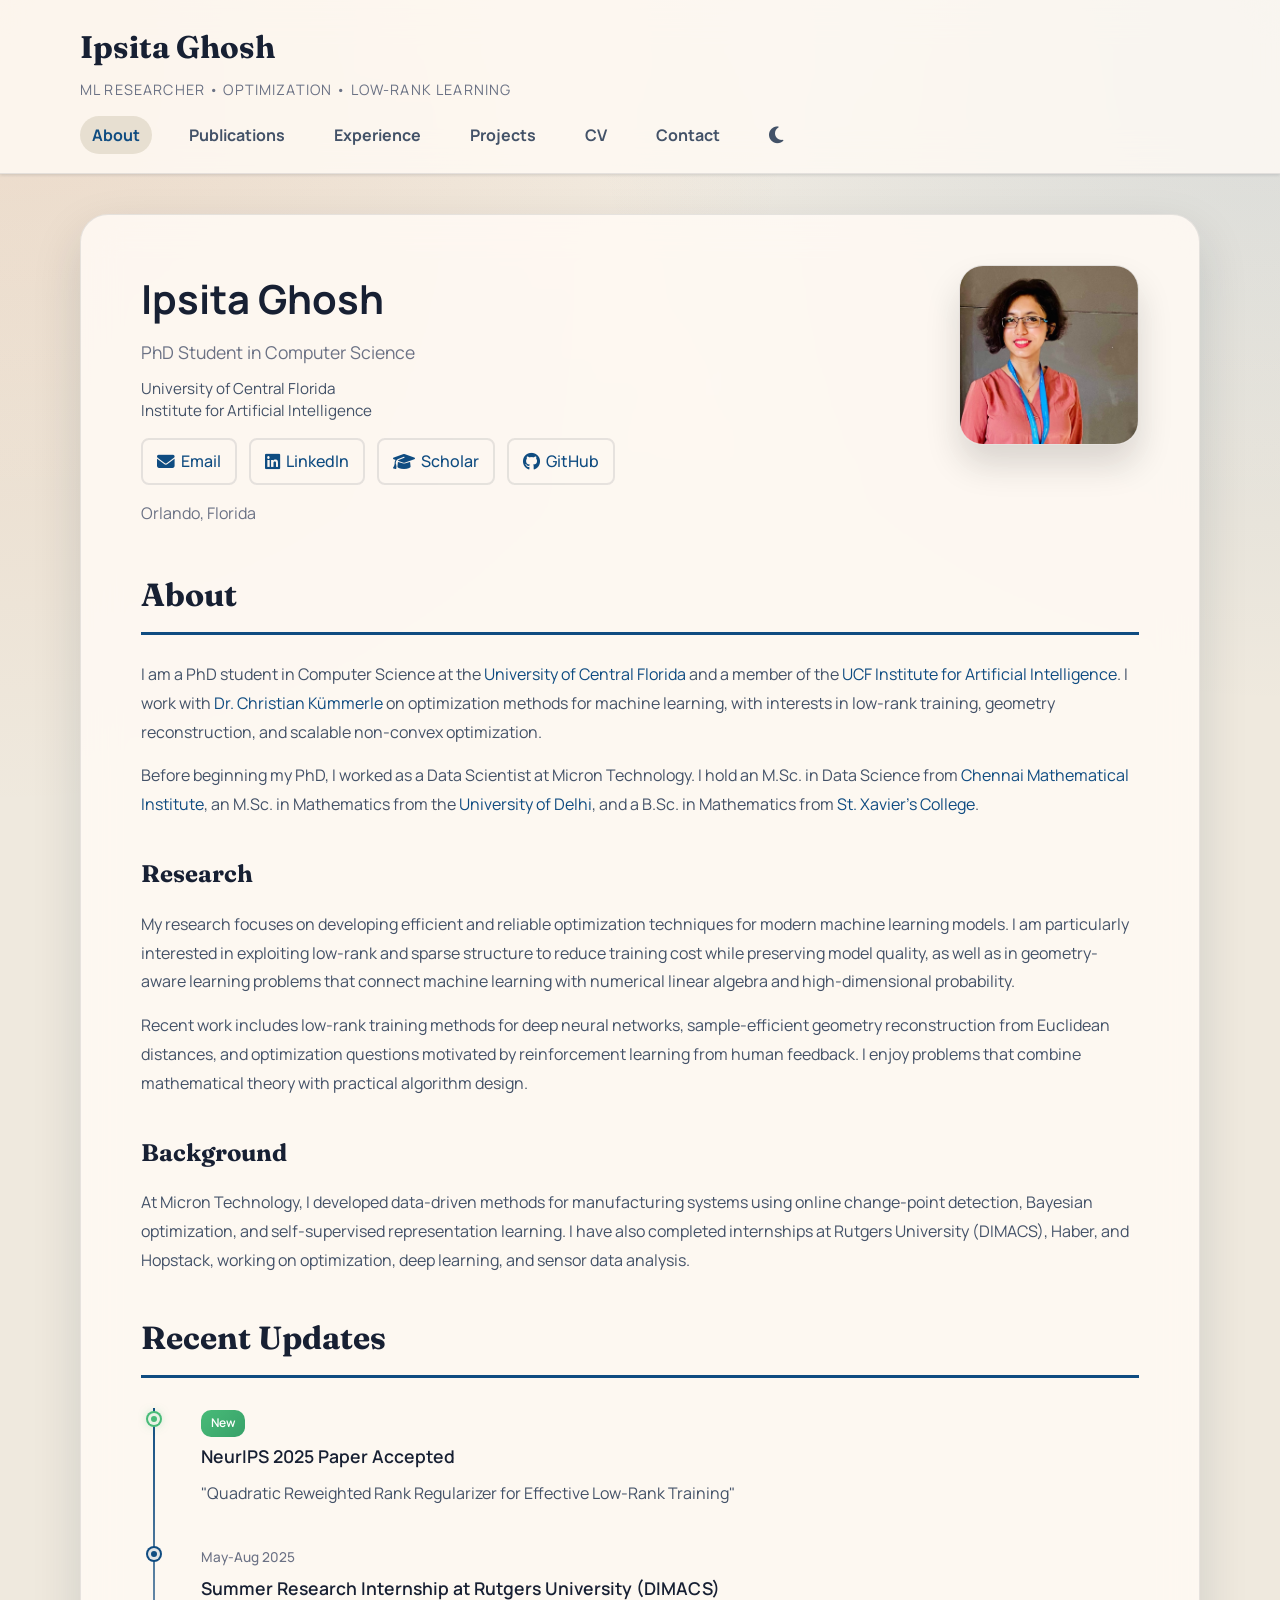
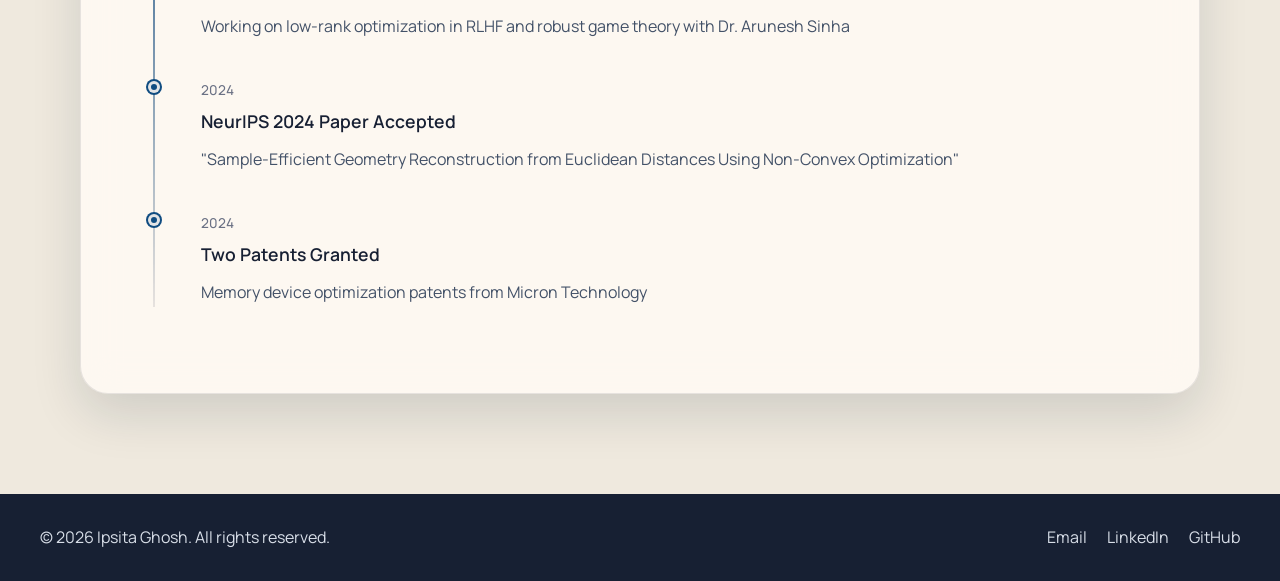
<file: index.html>
<!DOCTYPE html>
<html lang="en">
<head>
    <meta charset="UTF-8">
    <meta name="viewport" content="width=device-width, initial-scale=1.0">
    <title>Ipsita Ghosh | ML Researcher and PhD Student</title>
    <link rel="stylesheet" href="styles.css">
    <link rel="stylesheet" href="https://cdnjs.cloudflare.com/ajax/libs/font-awesome/6.5.1/css/all.min.css">
</head>
<body>
    <header>
        <div class="header-content">
            <div class="site-title">
                <h1><a href="index.html">Ipsita Ghosh</a></h1>
                <p class="site-subtitle">ML Researcher • Optimization • Low-Rank Learning</p>
            </div>
            <nav>
                <ul>
                    <li><a href="index.html" class="active">About</a></li>
                    <li><a href="publications.html">Publications</a></li>
                    <li><a href="experience.html">Experience</a></li>
                    <li><a href="projects.html">Projects</a></li>
                    <li><a href="cv.html">CV</a></li>
                    <li><a href="contact.html">Contact</a></li>
                    <li><button id="theme-toggle" class="theme-toggle" aria-label="Toggle dark mode">
                        <i class="fas fa-moon"></i>
                    </button></li>
                </ul>
            </nav>
        </div>
    </header>

    <main>
        <div class="container">
            <section class="profile-section">
                <div class="profile-header">
                    <div class="profile-info">
                        <h2>Ipsita Ghosh</h2>
                        <p class="subtitle">PhD Student in Computer Science</p>
                        <p class="affiliation">University of Central Florida<br>
                        Institute for Artificial Intelligence</p>
                        <div class="social-links">
                            <a href="mailto:ipsita.ghosh@ucf.edu" title="Email">
                                <i class="fas fa-envelope"></i> Email
                            </a>
                            <a href="https://www.linkedin.com/in/ipsita--ghosh/" target="_blank" title="LinkedIn">
                                <i class="fab fa-linkedin"></i> LinkedIn
                            </a>
                            <a href="https://scholar.google.com/citations?user=PP6lhJcAAAAJ&amp;hl=en" target="_blank" title="Google Scholar">
                                <i class="fas fa-graduation-cap"></i> Scholar
                            </a>
                            <a href="https://github.com/ipsita-ghosh-1" target="_blank" title="GitHub">
                                <i class="fab fa-github"></i> GitHub
                            </a>
                        </div>
                        <p class="location">Orlando, Florida</p>
                    </div>
                    <div class="profile-image-header">
                        <img src="profile.png" alt="Ipsita Ghosh" class="profile-image-small">
                    </div>
                </div>
            </section>

            <section class="content-section">
                <h2>About</h2>
                <p>I am a PhD student in Computer Science at the <a href="https://www.ucf.edu/" target="_blank">University of Central Florida</a> and a member of the <a href="https://www.ucf.edu/ai/" target="_blank">UCF Institute for Artificial Intelligence</a>. I work with <a href="https://ckuemmerle.com/home/" target="_blank">Dr. Christian Kümmerle</a> on optimization methods for machine learning, with interests in low-rank training, geometry reconstruction, and scalable non-convex optimization.</p>
                <p>Before beginning my PhD, I worked as a Data Scientist at Micron Technology. I hold an M.Sc. in Data Science from <a href="https://www.cmi.ac.in/" target="_blank">Chennai Mathematical Institute</a>, an M.Sc. in Mathematics from the <a href="http://www.du.ac.in/" target="_blank">University of Delhi</a>, and a B.Sc. in Mathematics from <a href="https://www.sxccal.edu/" target="_blank">St. Xavier's College</a>.</p>

                <h3>Research</h3>
                <p>My research focuses on developing efficient and reliable optimization techniques for modern machine learning models. I am particularly interested in exploiting low-rank and sparse structure to reduce training cost while preserving model quality, as well as in geometry-aware learning problems that connect machine learning with numerical linear algebra and high-dimensional probability.</p>
                <p>Recent work includes low-rank training methods for deep neural networks, sample-efficient geometry reconstruction from Euclidean distances, and optimization questions motivated by reinforcement learning from human feedback. I enjoy problems that combine mathematical theory with practical algorithm design.</p>

                <h3>Background</h3>
                <p>At Micron Technology, I developed data-driven methods for manufacturing systems using online change-point detection, Bayesian optimization, and self-supervised representation learning. I have also completed internships at Rutgers University (DIMACS), Haber, and Hopstack, working on optimization, deep learning, and sensor data analysis.</p>
            </section>

            <section class="content-section">
                <h2>Recent Updates</h2>
                <div class="updates-timeline">
                    <div class="timeline-item">
                        <div class="timeline-marker highlight"></div>
                        <div class="timeline-content">
                            <span class="timeline-badge">New</span>
                            <h4>NeurIPS 2025 Paper Accepted</h4>
                            <p>"Quadratic Reweighted Rank Regularizer for Effective Low-Rank Training"</p>
                        </div>
                    </div>
                    
                    <div class="timeline-item">
                        <div class="timeline-marker"></div>
                        <div class="timeline-content">
                            <span class="timeline-date">May-Aug 2025</span>
                            <h4>Summer Research Internship at Rutgers University (DIMACS)</h4>
                            <p>Working on low-rank optimization in RLHF and robust game theory with Dr. Arunesh Sinha</p>
                        </div>
                    </div>
                    
                    <div class="timeline-item">
                        <div class="timeline-marker"></div>
                        <div class="timeline-content">
                            <span class="timeline-date">2024</span>
                            <h4>NeurIPS 2024 Paper Accepted</h4>
                            <p>"Sample-Efficient Geometry Reconstruction from Euclidean Distances Using Non-Convex Optimization"</p>
                        </div>
                    </div>
                    
                    <div class="timeline-item">
                        <div class="timeline-marker"></div>
                        <div class="timeline-content">
                            <span class="timeline-date">2024</span>
                            <h4>Two Patents Granted</h4>
                            <p>Memory device optimization patents from Micron Technology</p>
                        </div>
                    </div>
                </div>
            </section>
        </div>
    </main>

    <footer>
        <div class="footer-content">
            <p>&copy; 2026 Ipsita Ghosh. All rights reserved.</p>
            <div class="footer-links">
                <a href="mailto:ipsita.ghosh@ucf.edu">Email</a>
                <a href="https://www.linkedin.com/in/ipsita--ghosh/" target="_blank">LinkedIn</a>
                <a href="https://github.com/ipsita-ghosh-1" target="_blank">GitHub</a>
            </div>
        </div>
    </footer>

    <script src="theme.js"></script>
</body>
</html>
</file>
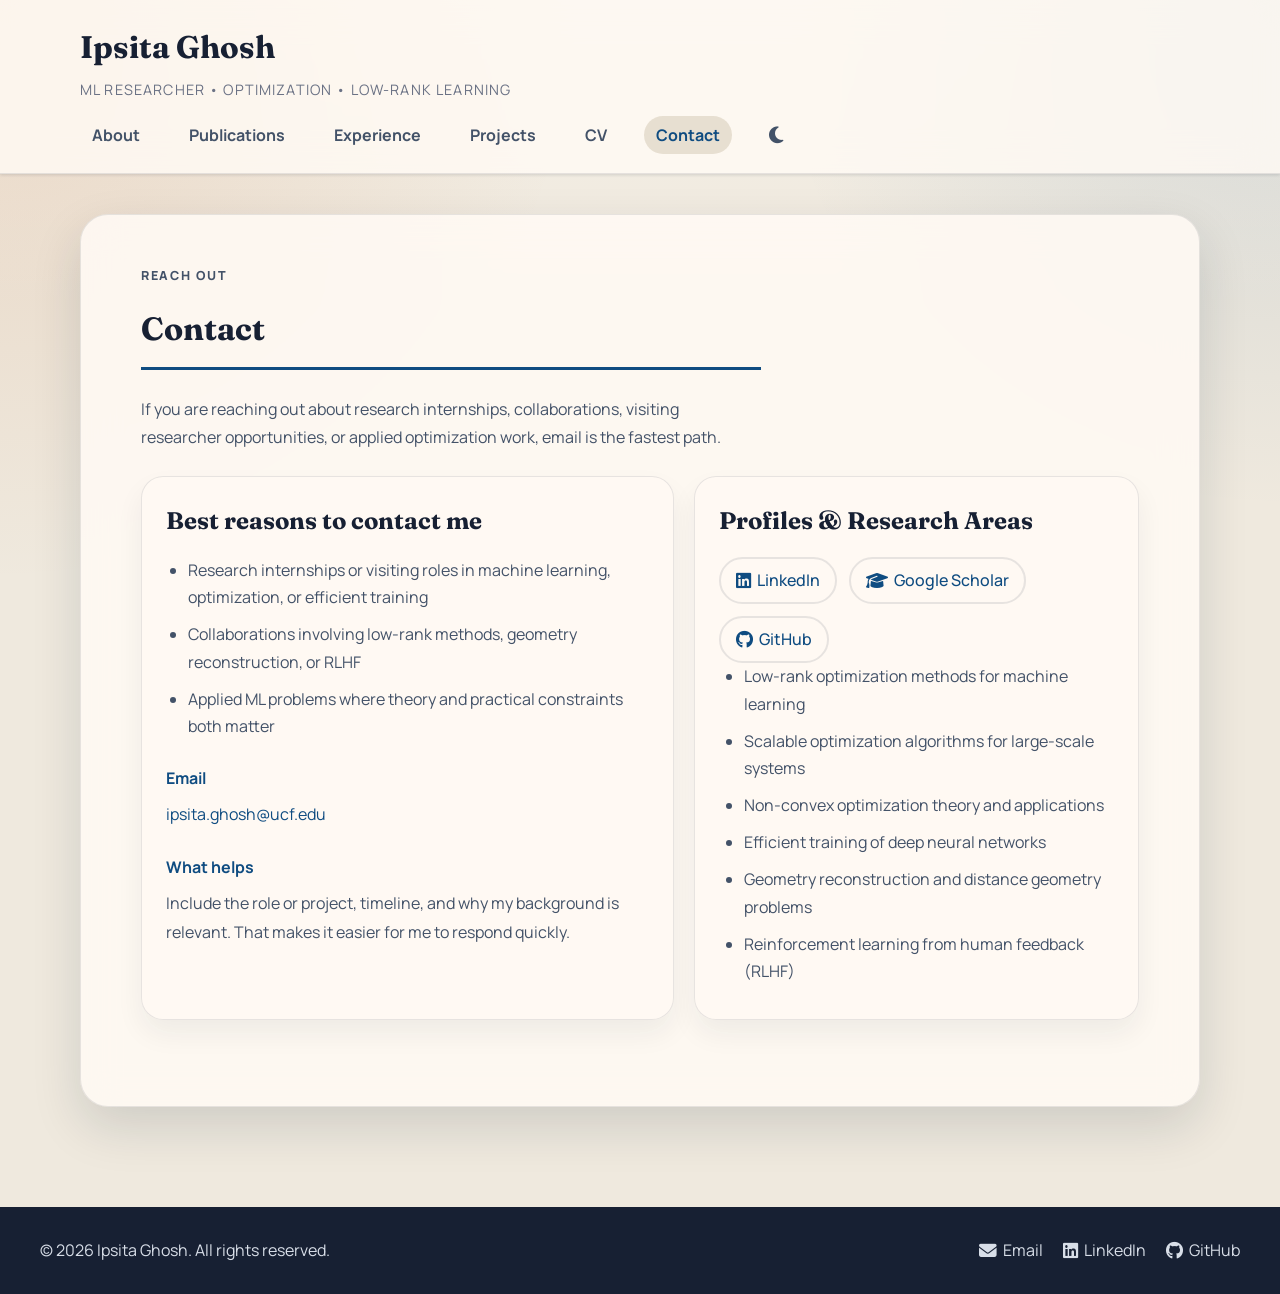
<file: contact.html>
<!DOCTYPE html>
<html lang="en">
<head>
    <meta charset="UTF-8">
    <meta name="viewport" content="width=device-width, initial-scale=1.0">
    <title>Contact - Ipsita Ghosh</title>
    <link rel="stylesheet" href="styles.css">
    <link rel="stylesheet" href="https://cdnjs.cloudflare.com/ajax/libs/font-awesome/6.5.1/css/all.min.css">
</head>
<body>
    <header>
        <div class="header-content">
            <div class="site-title">
                <h1><a href="index.html">Ipsita Ghosh</a></h1>
                <p class="site-subtitle">ML Researcher • Optimization • Low-Rank Learning</p>
            </div>
            <nav>
                <ul>
                    <li><a href="index.html">About</a></li>
                    <li><a href="publications.html">Publications</a></li>
                    <li><a href="experience.html">Experience</a></li>
                    <li><a href="projects.html">Projects</a></li>
                    <li><a href="cv.html">CV</a></li>
                    <li><a href="contact.html" class="active">Contact</a></li>
                    <li><button id="theme-toggle" class="theme-toggle" aria-label="Toggle dark mode">
                        <i class="fas fa-moon"></i>
                    </button></li>
                </ul>
            </nav>
        </div>
    </header>

    <main>
        <div class="container">
            <section class="content-section contact-page">
                <div class="contact-hero">
                    <p class="section-kicker">Reach out</p>
                    <h2>Contact</h2>
                    <p>If you are reaching out about research internships, collaborations, visiting researcher opportunities, or applied optimization work, email is the fastest path.</p>
                </div>

                <div class="contact-grid">
                    <div class="contact-info-box">
                        <h3>Best reasons to contact me</h3>
                        <ul class="fit-list">
                            <li>Research internships or visiting roles in machine learning, optimization, or efficient training</li>
                            <li>Collaborations involving low-rank methods, geometry reconstruction, or RLHF</li>
                            <li>Applied ML problems where theory and practical constraints both matter</li>
                        </ul>

                        <div class="contact-details">
                            <div class="contact-item">
                                <h4>Email</h4>
                                <p><a href="mailto:ipsita.ghosh@ucf.edu">ipsita.ghosh@ucf.edu</a></p>
                            </div>

                            <div class="contact-item">
                                <h4>What helps</h4>
                                <p>Include the role or project, timeline, and why my background is relevant. That makes it easier for me to respond quickly.</p>
                            </div>
                        </div>
                    </div>

                    <div class="research-areas-box">
                        <h3>Profiles &amp; Research Areas</h3>
                        <div class="social-links-contact">
                            <a href="https://www.linkedin.com/in/ipsita--ghosh/" target="_blank">
                                <i class="fab fa-linkedin"></i> LinkedIn
                            </a>
                            <a href="https://scholar.google.com/citations?user=PP6lhJcAAAAJ&amp;hl=en" target="_blank">
                                <i class="fas fa-graduation-cap"></i> Google Scholar
                            </a>
                            <a href="https://github.com/ipsita-ghosh-1" target="_blank">
                                <i class="fab fa-github"></i> GitHub
                            </a>
                        </div>
                        <ul>
                            <li>Low-rank optimization methods for machine learning</li>
                            <li>Scalable optimization algorithms for large-scale systems</li>
                            <li>Non-convex optimization theory and applications</li>
                            <li>Efficient training of deep neural networks</li>
                            <li>Geometry reconstruction and distance geometry problems</li>
                            <li>Reinforcement learning from human feedback (RLHF)</li>
                        </ul>
                    </div>
                </div>
            </section>
        </div>
    </main>

    <footer>
        <div class="footer-content">
            <p>&copy; 2026 Ipsita Ghosh. All rights reserved.</p>
            <div class="footer-links">
                <a href="mailto:ipsita.ghosh@ucf.edu"><i class="fas fa-envelope"></i> Email</a>
                <a href="https://www.linkedin.com/in/ipsita--ghosh/" target="_blank"><i class="fab fa-linkedin"></i> LinkedIn</a>
                <a href="https://github.com/ipsita-ghosh-1" target="_blank"><i class="fab fa-github"></i> GitHub</a>
            </div>
        </div>
    </footer>

    <script src="theme.js"></script>
</body>
</html>
</file>
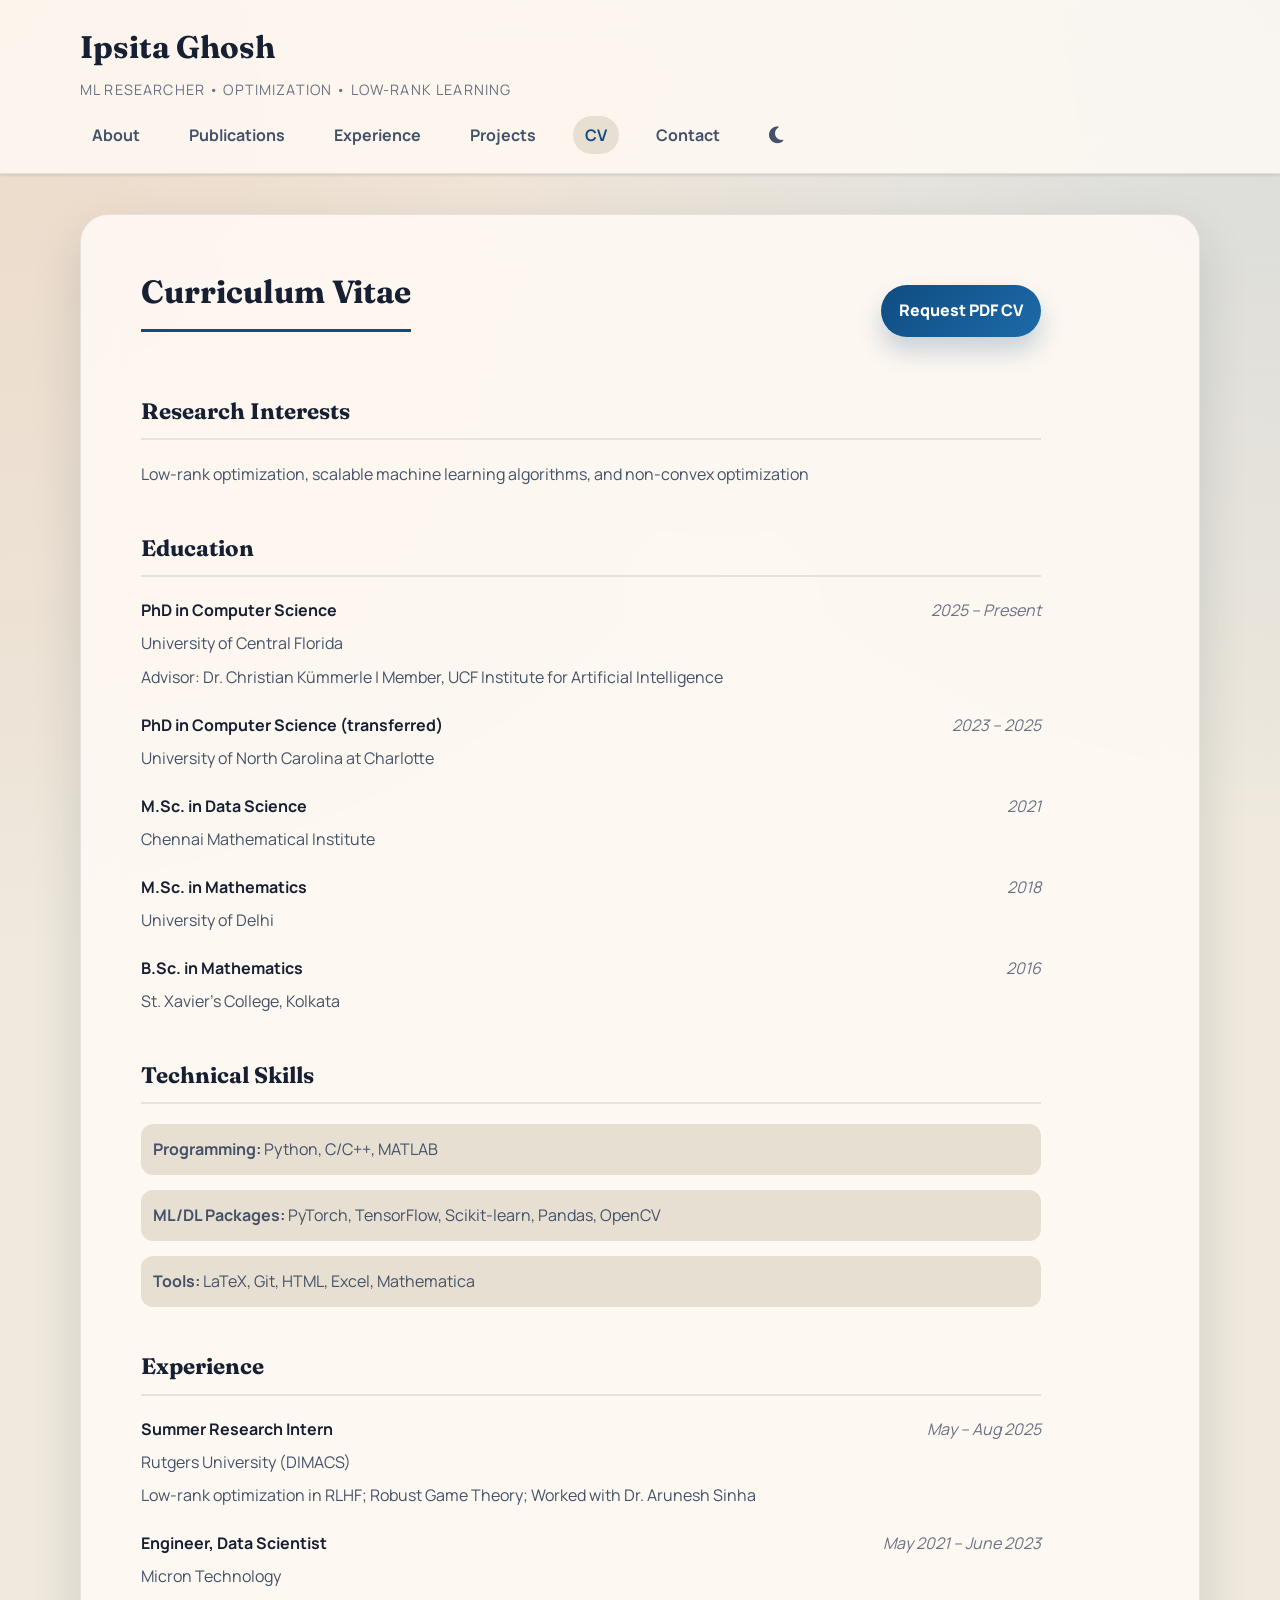
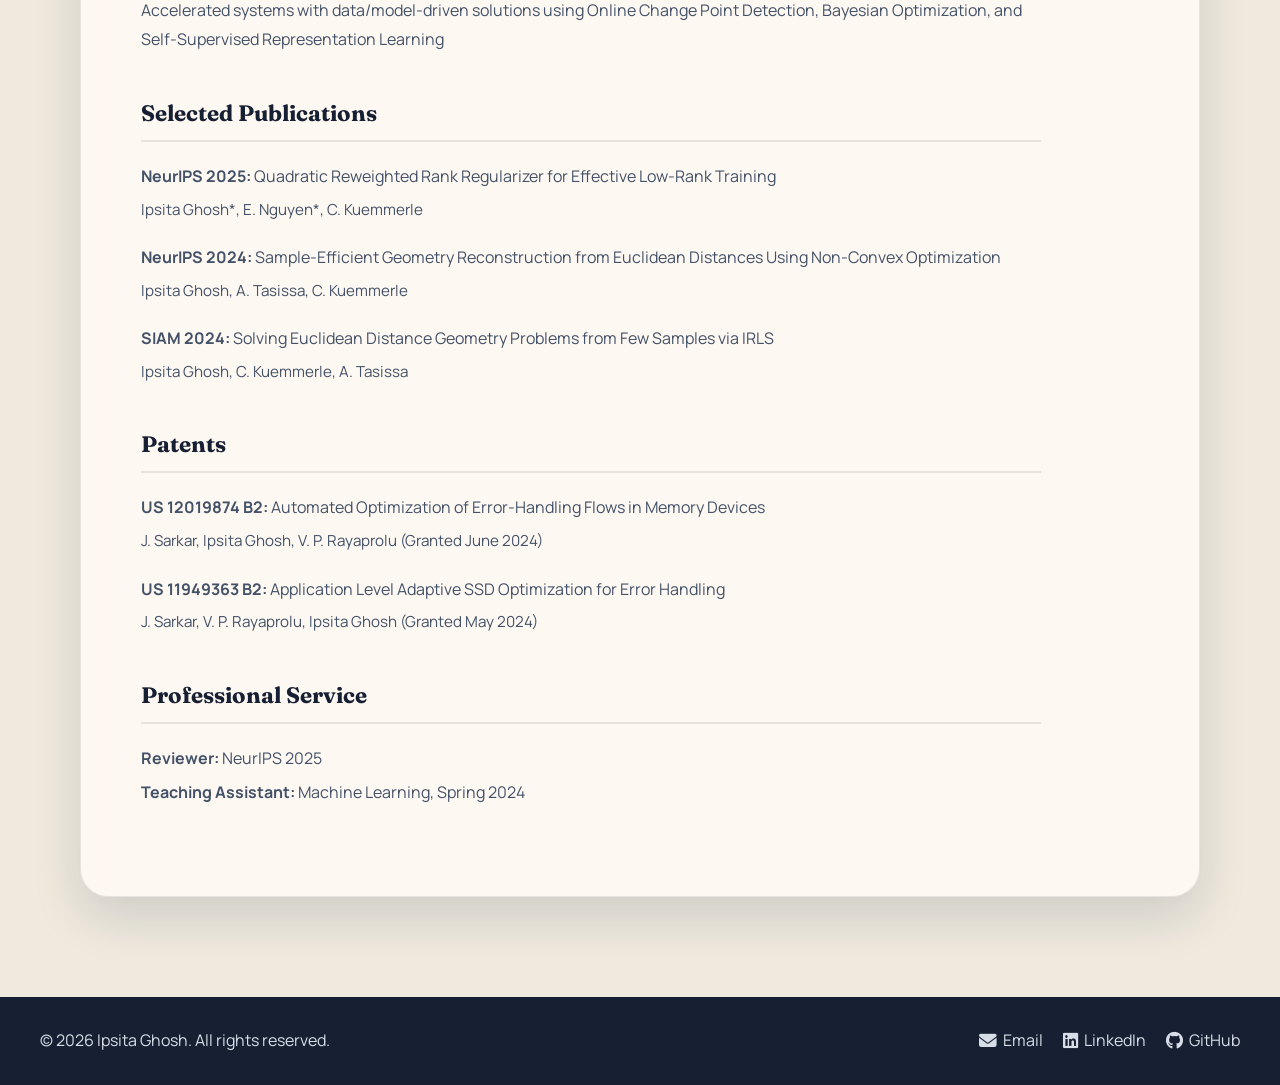
<file: cv.html>
<!DOCTYPE html>
<html lang="en">
<head>
    <meta charset="UTF-8">
    <meta name="viewport" content="width=device-width, initial-scale=1.0">
    <title>CV - Ipsita Ghosh</title>
    <link rel="stylesheet" href="styles.css">
    <link rel="stylesheet" href="https://cdnjs.cloudflare.com/ajax/libs/font-awesome/6.5.1/css/all.min.css">
</head>
<body>
    <header>
        <div class="header-content">
            <div class="site-title">
                <h1><a href="index.html">Ipsita Ghosh</a></h1>
                <p class="site-subtitle">ML Researcher • Optimization • Low-Rank Learning</p>
            </div>
            <nav>
                <ul>
                    <li><a href="index.html">About</a></li>
                    <li><a href="publications.html">Publications</a></li>
                    <li><a href="experience.html">Experience</a></li>
                    <li><a href="projects.html">Projects</a></li>
                    <li><a href="cv.html" class="active">CV</a></li>
                    <li><a href="contact.html">Contact</a></li>
                    <li><button id="theme-toggle" class="theme-toggle" aria-label="Toggle dark mode">
                        <i class="fas fa-moon"></i>
                    </button></li>
                </ul>
            </nav>
        </div>
    </header>

    <main>
        <div class="container">
            <section class="content-section cv-page">
                <div class="cv-header">
                    <h2>Curriculum Vitae</h2>
                    <a href="mailto:ipsita.ghosh@ucf.edu?subject=Request%20for%20CV" class="download-btn">Request PDF CV</a>
                </div>

                <div class="cv-section">
                    <h3>Research Interests</h3>
                    <p>Low-rank optimization, scalable machine learning algorithms, and non-convex optimization</p>
                </div>

                <div class="cv-section">
                    <h3>Education</h3>
                    <div class="cv-item">
                        <div class="cv-item-header">
                            <strong>PhD in Computer Science</strong>
                            <span>2025 – Present</span>
                        </div>
                        <p>University of Central Florida</p>
                        <p class="cv-details">Advisor: Dr. Christian Kümmerle | Member, UCF Institute for Artificial Intelligence</p>
                    </div>
                    <div class="cv-item">
                        <div class="cv-item-header">
                            <strong>PhD in Computer Science (transferred)</strong>
                            <span>2023 – 2025</span>
                        </div>
                        <p>University of North Carolina at Charlotte</p>
                    </div>
                    <div class="cv-item">
                        <div class="cv-item-header">
                            <strong>M.Sc. in Data Science</strong>
                            <span>2021</span>
                        </div>
                        <p>Chennai Mathematical Institute</p>
                    </div>
                    <div class="cv-item">
                        <div class="cv-item-header">
                            <strong>M.Sc. in Mathematics</strong>
                            <span>2018</span>
                        </div>
                        <p>University of Delhi</p>
                    </div>
                    <div class="cv-item">
                        <div class="cv-item-header">
                            <strong>B.Sc. in Mathematics</strong>
                            <span>2016</span>
                        </div>
                        <p>St. Xavier's College, Kolkata</p>
                    </div>
                </div>

                <div class="cv-section">
                    <h3>Technical Skills</h3>
                    <div class="skills-grid-cv">
                        <div><strong>Programming:</strong> Python, C/C++, MATLAB</div>
                        <div><strong>ML/DL Packages:</strong> PyTorch, TensorFlow, Scikit-learn, Pandas, OpenCV</div>
                        <div><strong>Tools:</strong> LaTeX, Git, HTML, Excel, Mathematica</div>
                    </div>
                </div>

                <div class="cv-section">
                    <h3>Experience</h3>
                    <div class="cv-item">
                        <div class="cv-item-header">
                            <strong>Summer Research Intern</strong>
                            <span>May – Aug 2025</span>
                        </div>
                        <p>Rutgers University (DIMACS)</p>
                        <p class="cv-details">Low-rank optimization in RLHF; Robust Game Theory; Worked with Dr. Arunesh Sinha</p>
                    </div>
                    <div class="cv-item">
                        <div class="cv-item-header">
                            <strong>Engineer, Data Scientist</strong>
                            <span>May 2021 – June 2023</span>
                        </div>
                        <p>Micron Technology</p>
                        <p class="cv-details">Accelerated systems with data/model-driven solutions using Online Change Point Detection, Bayesian Optimization, and Self-Supervised Representation Learning</p>
                    </div>
                </div>

                <div class="cv-section">
                    <h3>Selected Publications</h3>
                    <div class="cv-item">
                        <p><strong>NeurIPS 2025:</strong> Quadratic Reweighted Rank Regularizer for Effective Low-Rank Training</p>
                        <p class="cv-authors">Ipsita Ghosh*, E. Nguyen*, C. Kuemmerle</p>
                    </div>
                    <div class="cv-item">
                        <p><strong>NeurIPS 2024:</strong> Sample-Efficient Geometry Reconstruction from Euclidean Distances Using Non-Convex Optimization</p>
                        <p class="cv-authors">Ipsita Ghosh, A. Tasissa, C. Kuemmerle</p>
                    </div>
                    <div class="cv-item">
                        <p><strong>SIAM 2024:</strong> Solving Euclidean Distance Geometry Problems from Few Samples via IRLS</p>
                        <p class="cv-authors">Ipsita Ghosh, C. Kuemmerle, A. Tasissa</p>
                    </div>
                </div>

                <div class="cv-section">
                    <h3>Patents</h3>
                    <div class="cv-item">
                        <p><strong>US 12019874 B2:</strong> Automated Optimization of Error-Handling Flows in Memory Devices</p>
                        <p class="cv-authors">J. Sarkar, Ipsita Ghosh, V. P. Rayaprolu (Granted June 2024)</p>
                    </div>
                    <div class="cv-item">
                        <p><strong>US 11949363 B2:</strong> Application Level Adaptive SSD Optimization for Error Handling</p>
                        <p class="cv-authors">J. Sarkar, V. P. Rayaprolu, Ipsita Ghosh (Granted May 2024)</p>
                    </div>
                </div>

                <div class="cv-section">
                    <h3>Professional Service</h3>
                    <div class="cv-item">
                        <p><strong>Reviewer:</strong> NeurIPS 2025</p>
                        <p><strong>Teaching Assistant:</strong> Machine Learning, Spring 2024</p>
                    </div>
                </div>
            </section>
        </div>
    </main>

    <footer>
        <div class="footer-content">
            <p>&copy; 2026 Ipsita Ghosh. All rights reserved.</p>
            <div class="footer-links">
                <a href="mailto:ipsita.ghosh@ucf.edu"><i class="fas fa-envelope"></i> Email</a>
                <a href="https://www.linkedin.com/in/ipsita--ghosh/" target="_blank"><i class="fab fa-linkedin"></i> LinkedIn</a>
                <a href="https://github.com/ipsita-ghosh-1" target="_blank"><i class="fab fa-github"></i> GitHub</a>
            </div>
        </div>
    </footer>

    <script src="theme.js"></script>
</body>
</html>
</file>
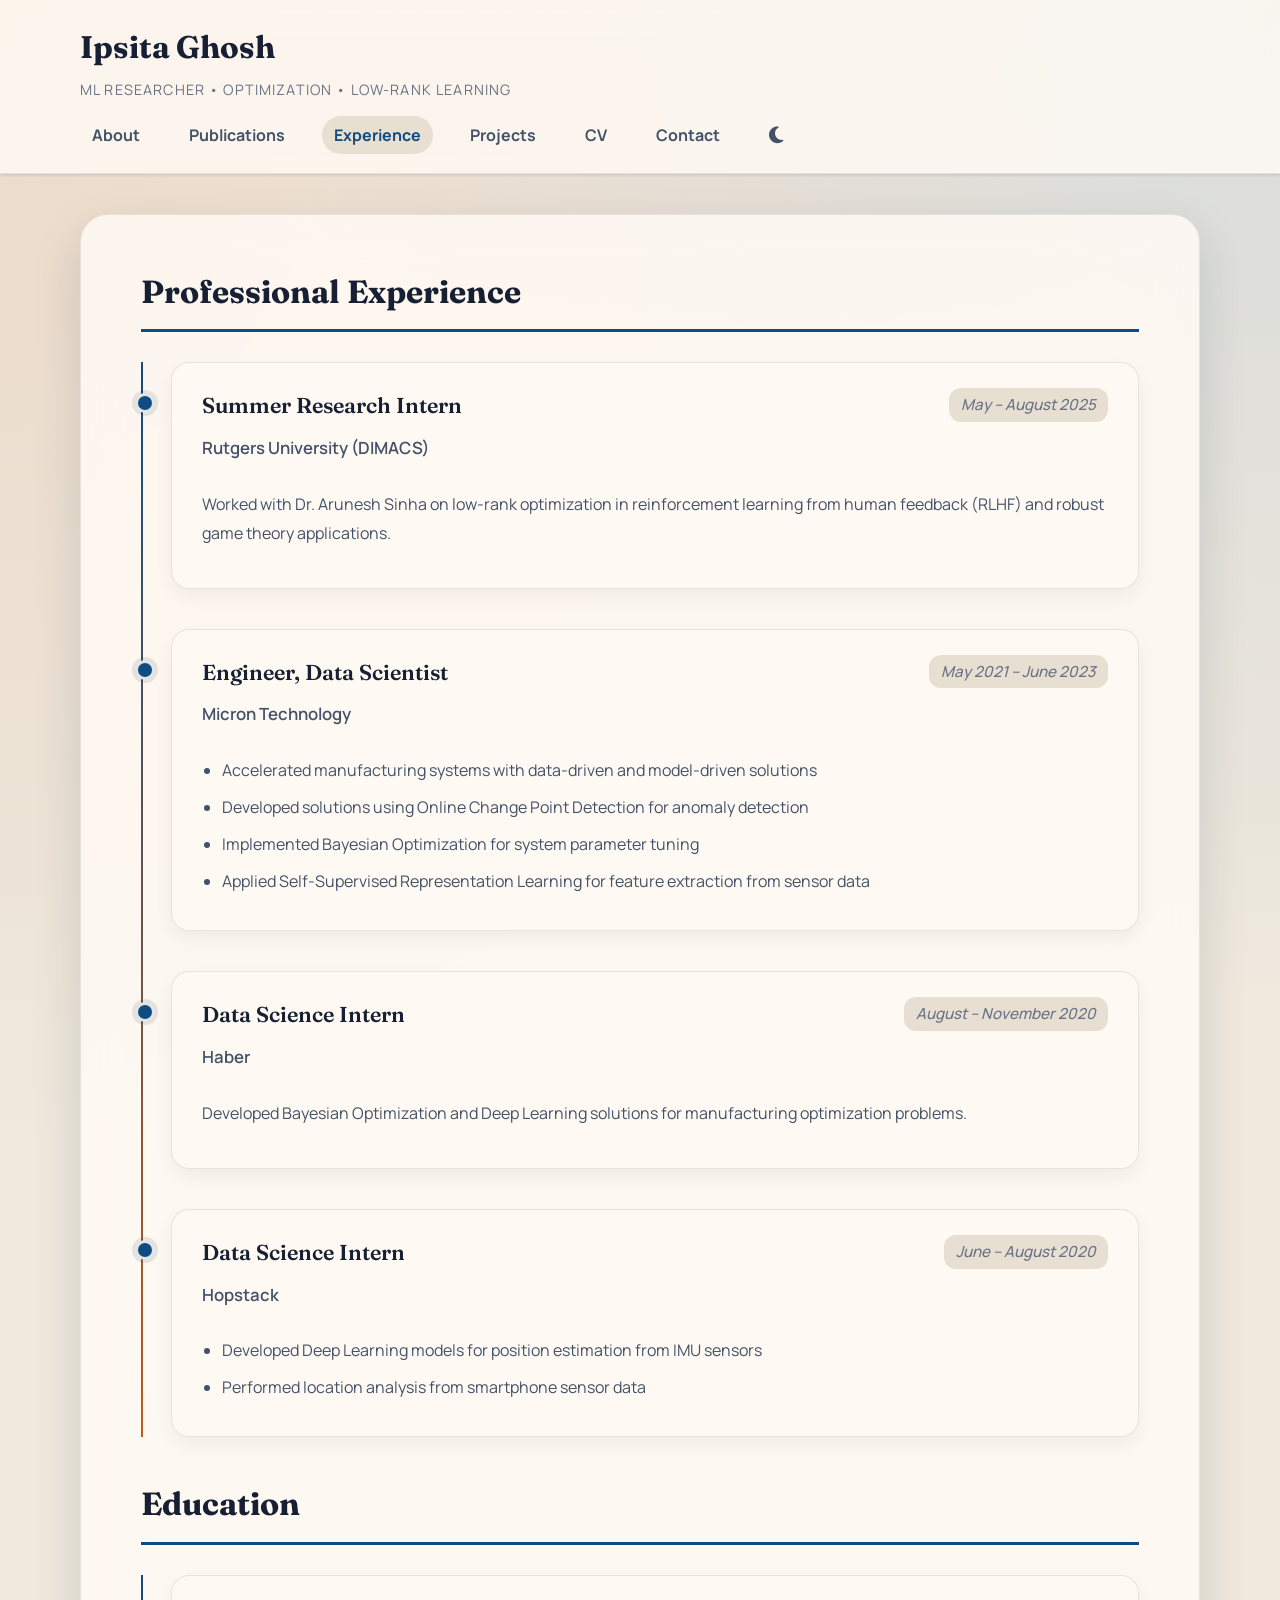
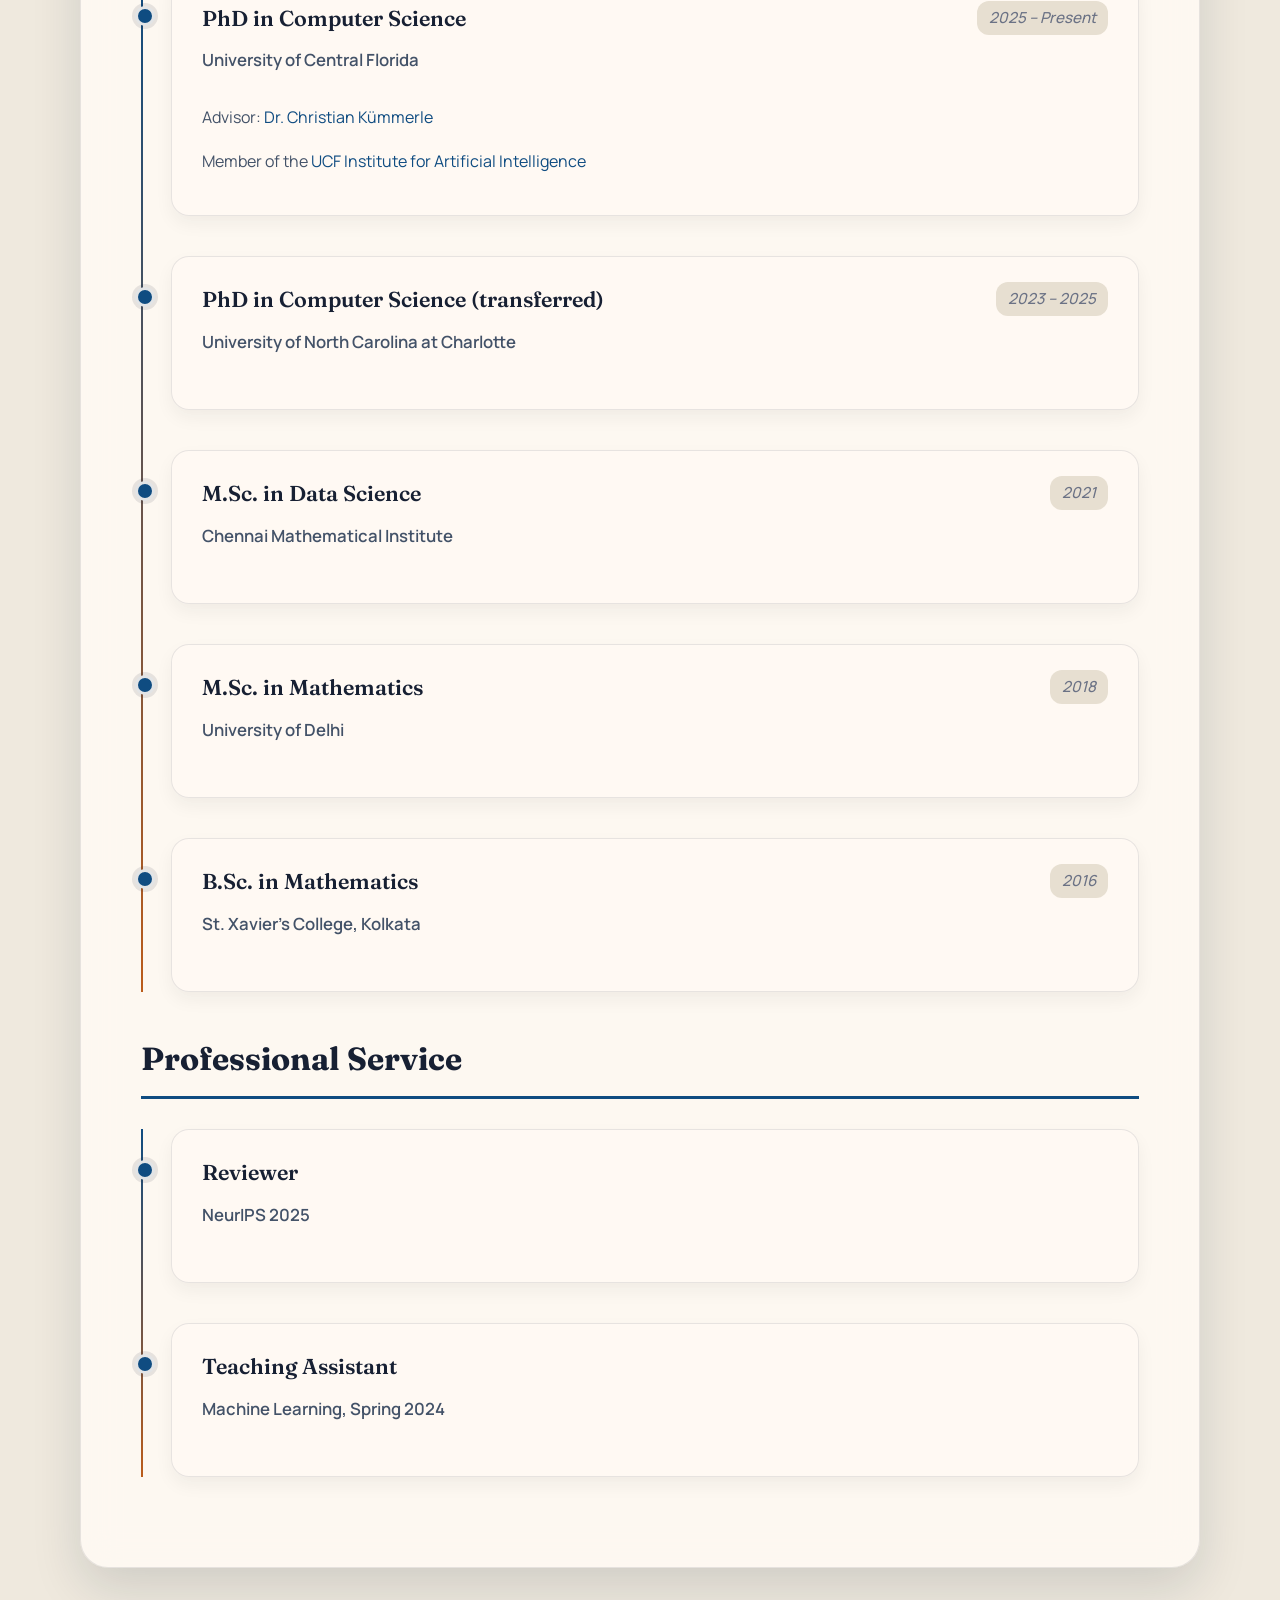
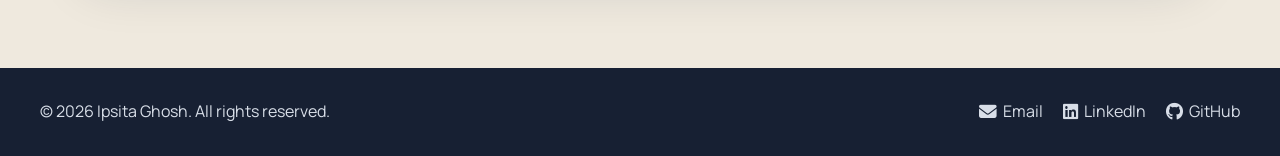
<file: experience.html>
<!DOCTYPE html>
<html lang="en">
<head>
    <meta charset="UTF-8">
    <meta name="viewport" content="width=device-width, initial-scale=1.0">
    <title>Experience - Ipsita Ghosh</title>
    <link rel="stylesheet" href="styles.css">
    <link rel="stylesheet" href="https://cdnjs.cloudflare.com/ajax/libs/font-awesome/6.5.1/css/all.min.css">
</head>
<body>
    <header>
        <div class="header-content">
            <div class="site-title">
                <h1><a href="index.html">Ipsita Ghosh</a></h1>
                <p class="site-subtitle">ML Researcher • Optimization • Low-Rank Learning</p>
            </div>
            <nav>
                <ul>
                    <li><a href="index.html">About</a></li>
                    <li><a href="publications.html">Publications</a></li>
                    <li><a href="experience.html" class="active">Experience</a></li>
                    <li><a href="projects.html">Projects</a></li>
                    <li><a href="cv.html">CV</a></li>
                    <li><a href="contact.html">Contact</a></li>
                    <li><button id="theme-toggle" class="theme-toggle" aria-label="Toggle dark mode">
                        <i class="fas fa-moon"></i>
                    </button></li>
                </ul>
            </nav>
        </div>
    </header>

    <main>
        <div class="container">
            <section class="content-section">
                <h2>Professional Experience</h2>

                <div class="experience-list">
                    <div class="experience-item">
                        <div class="exp-header">
                            <div>
                                <h3>Summer Research Intern</h3>
                                <p class="exp-organization">Rutgers University (DIMACS)</p>
                            </div>
                            <div class="exp-date">May – August 2025</div>
                        </div>
                        <div class="exp-details">
                            <p>Worked with Dr. Arunesh Sinha on low-rank optimization in reinforcement learning from human feedback (RLHF) and robust game theory applications.</p>
                        </div>
                    </div>

                    <div class="experience-item">
                        <div class="exp-header">
                            <div>
                                <h3>Engineer, Data Scientist</h3>
                                <p class="exp-organization">Micron Technology</p>
                            </div>
                            <div class="exp-date">May 2021 – June 2023</div>
                        </div>
                        <div class="exp-details">
                            <ul>
                                <li>Accelerated manufacturing systems with data-driven and model-driven solutions</li>
                                <li>Developed solutions using Online Change Point Detection for anomaly detection</li>
                                <li>Implemented Bayesian Optimization for system parameter tuning</li>
                                <li>Applied Self-Supervised Representation Learning for feature extraction from sensor data</li>
                            </ul>
                        </div>
                    </div>

                    <div class="experience-item">
                        <div class="exp-header">
                            <div>
                                <h3>Data Science Intern</h3>
                                <p class="exp-organization">Haber</p>
                            </div>
                            <div class="exp-date">August – November 2020</div>
                        </div>
                        <div class="exp-details">
                            <p>Developed Bayesian Optimization and Deep Learning solutions for manufacturing optimization problems.</p>
                        </div>
                    </div>

                    <div class="experience-item">
                        <div class="exp-header">
                            <div>
                                <h3>Data Science Intern</h3>
                                <p class="exp-organization">Hopstack</p>
                            </div>
                            <div class="exp-date">June – August 2020</div>
                        </div>
                        <div class="exp-details">
                            <ul>
                                <li>Developed Deep Learning models for position estimation from IMU sensors</li>
                                <li>Performed location analysis from smartphone sensor data</li>
                            </ul>
                        </div>
                    </div>
                </div>

                <h2>Education</h2>

                <div class="experience-list">
                    <div class="experience-item">
                        <div class="exp-header">
                            <div>
                                <h3>PhD in Computer Science</h3>
                                <p class="exp-organization">University of Central Florida</p>
                            </div>
                            <div class="exp-date">2025 – Present</div>
                        </div>
                        <div class="exp-details">
                            <p>Advisor: <a href="https://ckuemmerle.com/home/" target="_blank">Dr. Christian Kümmerle</a></p>
                            <p>Member of the <a href="https://www.ucf.edu/ai/" target="_blank">UCF Institute for Artificial Intelligence</a></p>
                        </div>
                    </div>

                    <div class="experience-item">
                        <div class="exp-header">
                            <div>
                                <h3>PhD in Computer Science (transferred)</h3>
                                <p class="exp-organization">University of North Carolina at Charlotte</p>
                            </div>
                            <div class="exp-date">2023 – 2025</div>
                        </div>
                    </div>

                    <div class="experience-item">
                        <div class="exp-header">
                            <div>
                                <h3>M.Sc. in Data Science</h3>
                                <p class="exp-organization">Chennai Mathematical Institute</p>
                            </div>
                            <div class="exp-date">2021</div>
                        </div>
                    </div>

                    <div class="experience-item">
                        <div class="exp-header">
                            <div>
                                <h3>M.Sc. in Mathematics</h3>
                                <p class="exp-organization">University of Delhi</p>
                            </div>
                            <div class="exp-date">2018</div>
                        </div>
                    </div>

                    <div class="experience-item">
                        <div class="exp-header">
                            <div>
                                <h3>B.Sc. in Mathematics</h3>
                                <p class="exp-organization">St. Xavier's College, Kolkata</p>
                            </div>
                            <div class="exp-date">2016</div>
                        </div>
                    </div>
                </div>

                <h2>Professional Service</h2>

                <div class="experience-list">
                    <div class="experience-item">
                        <div class="exp-header">
                            <div>
                                <h3>Reviewer</h3>
                                <p class="exp-organization">NeurIPS 2025</p>
                            </div>
                        </div>
                    </div>

                    <div class="experience-item">
                        <div class="exp-header">
                            <div>
                                <h3>Teaching Assistant</h3>
                                <p class="exp-organization">Machine Learning, Spring 2024</p>
                            </div>
                        </div>
                    </div>
                </div>
            </section>
        </div>
    </main>

    <footer>
        <div class="footer-content">
            <p>&copy; 2026 Ipsita Ghosh. All rights reserved.</p>
            <div class="footer-links">
                <a href="mailto:ipsita.ghosh@ucf.edu"><i class="fas fa-envelope"></i> Email</a>
                <a href="https://www.linkedin.com/in/ipsita--ghosh/" target="_blank"><i class="fab fa-linkedin"></i> LinkedIn</a>
                <a href="https://github.com/ipsita-ghosh-1" target="_blank"><i class="fab fa-github"></i> GitHub</a>
            </div>
        </div>
    </footer>

    <script src="theme.js"></script>
</body>
</html>
</file>
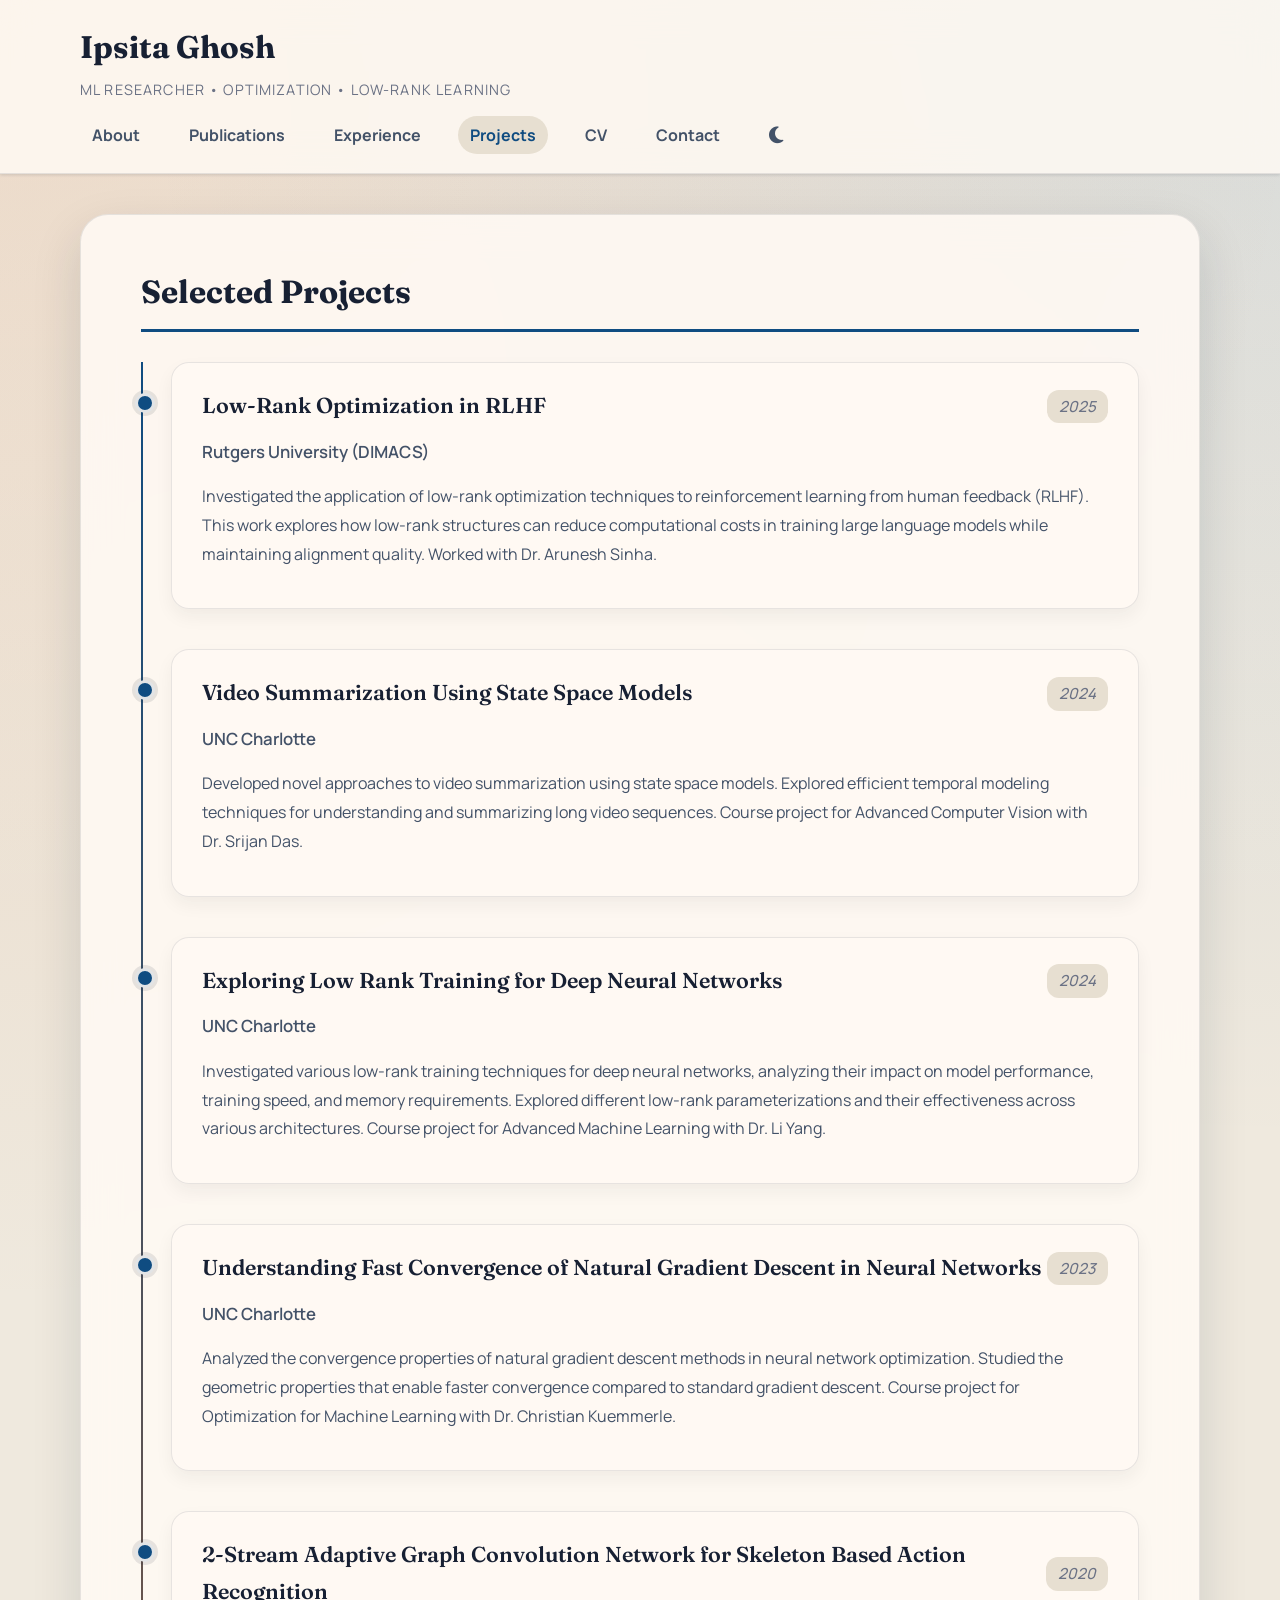
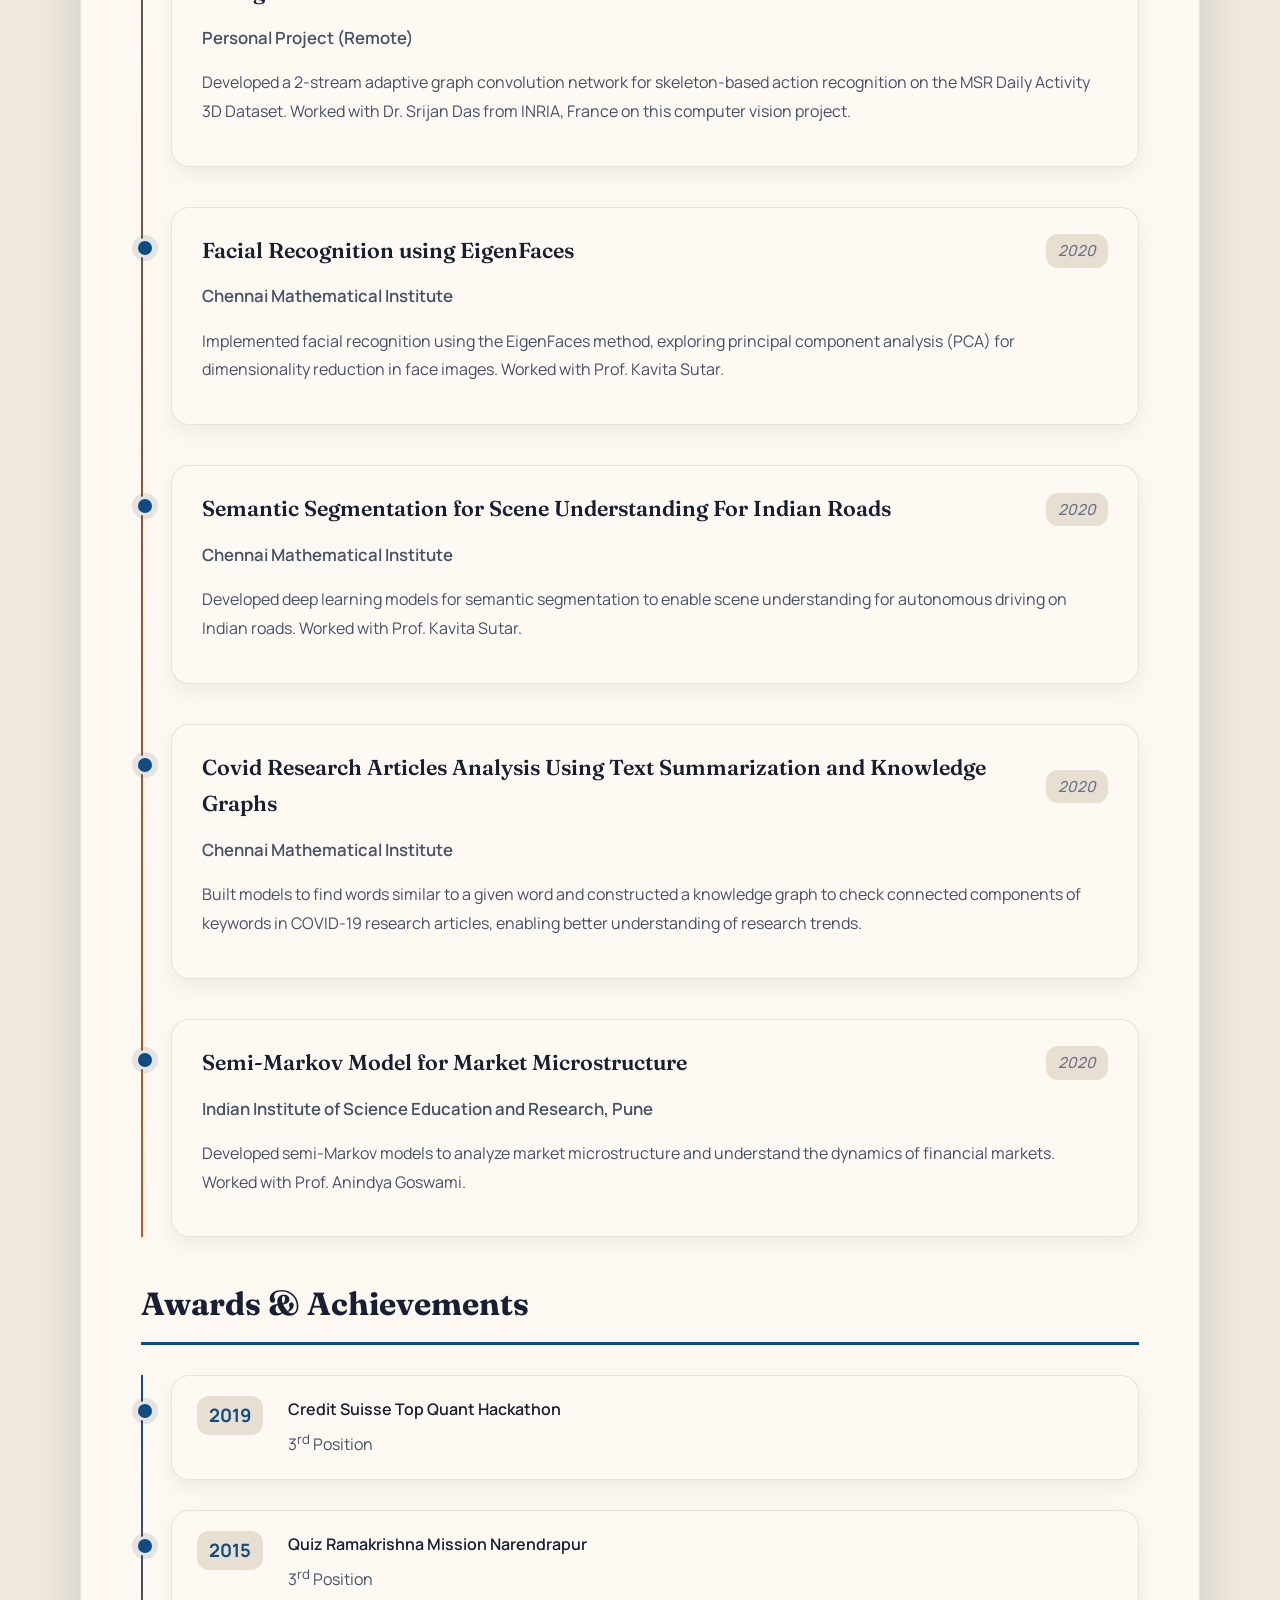
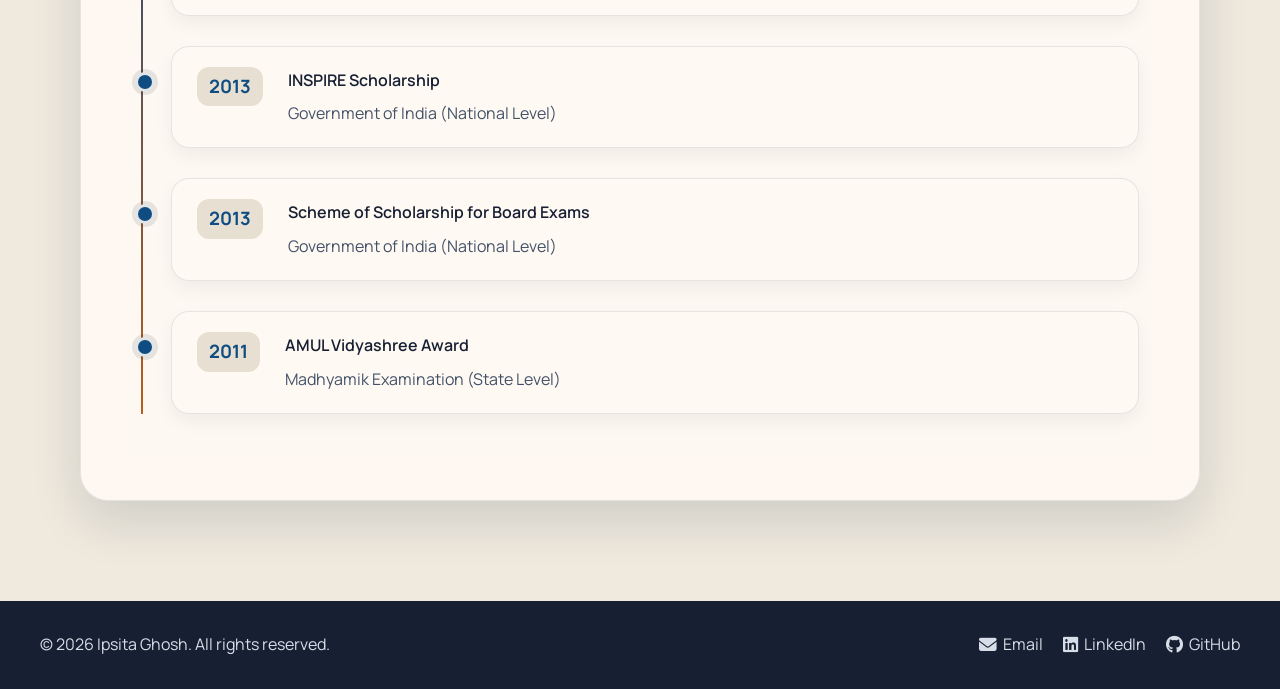
<file: projects.html>
<!DOCTYPE html>
<html lang="en">
<head>
    <meta charset="UTF-8">
    <meta name="viewport" content="width=device-width, initial-scale=1.0">
    <title>Projects - Ipsita Ghosh</title>
    <link rel="stylesheet" href="styles.css">
    <link rel="stylesheet" href="https://cdnjs.cloudflare.com/ajax/libs/font-awesome/6.5.1/css/all.min.css">
</head>
<body>
    <header>
        <div class="header-content">
            <div class="site-title">
                <h1><a href="index.html">Ipsita Ghosh</a></h1>
                <p class="site-subtitle">ML Researcher • Optimization • Low-Rank Learning</p>
            </div>
            <nav>
                <ul>
                    <li><a href="index.html">About</a></li>
                    <li><a href="publications.html">Publications</a></li>
                    <li><a href="experience.html">Experience</a></li>
                    <li><a href="projects.html" class="active">Projects</a></li>
                    <li><a href="cv.html">CV</a></li>
                    <li><a href="contact.html">Contact</a></li>
                    <li><button id="theme-toggle" class="theme-toggle" aria-label="Toggle dark mode">
                        <i class="fas fa-moon"></i>
                    </button></li>
                </ul>
            </nav>
        </div>
    </header>

    <main>
        <div class="container">
            <section class="content-section">
                <h2>Selected Projects</h2>

                <div class="projects-list">
                    <div class="project-item">
                        <div class="project-header">
                            <h3>Low-Rank Optimization in RLHF</h3>
                            <span class="project-date">2025</span>
                        </div>
                        <p class="project-location">Rutgers University (DIMACS)</p>
                        <p class="project-description">
                            Investigated the application of low-rank optimization techniques to reinforcement learning from human feedback (RLHF). This work explores how low-rank structures can reduce computational costs in training large language models while maintaining alignment quality. Worked with Dr. Arunesh Sinha.
                        </p>
                    </div>

                    <div class="project-item">
                        <div class="project-header">
                            <h3>Video Summarization Using State Space Models</h3>
                            <span class="project-date">2024</span>
                        </div>
                        <p class="project-location">UNC Charlotte</p>
                        <p class="project-description">
                            Developed novel approaches to video summarization using state space models. Explored efficient temporal modeling techniques for understanding and summarizing long video sequences. Course project for Advanced Computer Vision with Dr. Srijan Das.
                        </p>
                    </div>

                    <div class="project-item">
                        <div class="project-header">
                            <h3>Exploring Low Rank Training for Deep Neural Networks</h3>
                            <span class="project-date">2024</span>
                        </div>
                        <p class="project-location">UNC Charlotte</p>
                        <p class="project-description">
                            Investigated various low-rank training techniques for deep neural networks, analyzing their impact on model performance, training speed, and memory requirements. Explored different low-rank parameterizations and their effectiveness across various architectures. Course project for Advanced Machine Learning with Dr. Li Yang.
                        </p>
                    </div>

                    <div class="project-item">
                        <div class="project-header">
                            <h3>Understanding Fast Convergence of Natural Gradient Descent in Neural Networks</h3>
                            <span class="project-date">2023</span>
                        </div>
                        <p class="project-location">UNC Charlotte</p>
                        <p class="project-description">
                            Analyzed the convergence properties of natural gradient descent methods in neural network optimization. Studied the geometric properties that enable faster convergence compared to standard gradient descent. Course project for Optimization for Machine Learning with Dr. Christian Kuemmerle.
                        </p>
                    </div>

                    <div class="project-item">
                        <div class="project-header">
                            <h3>2-Stream Adaptive Graph Convolution Network for Skeleton Based Action Recognition</h3>
                            <span class="project-date">2020</span>
                        </div>
                        <p class="project-location">Personal Project (Remote)</p>
                        <p class="project-description">
                            Developed a 2-stream adaptive graph convolution network for skeleton-based action recognition on the MSR Daily Activity 3D Dataset. Worked with Dr. Srijan Das from INRIA, France on this computer vision project.
                        </p>
                    </div>

                    <div class="project-item">
                        <div class="project-header">
                            <h3>Facial Recognition using EigenFaces</h3>
                            <span class="project-date">2020</span>
                        </div>
                        <p class="project-location">Chennai Mathematical Institute</p>
                        <p class="project-description">
                            Implemented facial recognition using the EigenFaces method, exploring principal component analysis (PCA) for dimensionality reduction in face images. Worked with Prof. Kavita Sutar.
                        </p>
                    </div>

                    <div class="project-item">
                        <div class="project-header">
                            <h3>Semantic Segmentation for Scene Understanding For Indian Roads</h3>
                            <span class="project-date">2020</span>
                        </div>
                        <p class="project-location">Chennai Mathematical Institute</p>
                        <p class="project-description">
                            Developed deep learning models for semantic segmentation to enable scene understanding for autonomous driving on Indian roads. Worked with Prof. Kavita Sutar.
                        </p>
                    </div>

                    <div class="project-item">
                        <div class="project-header">
                            <h3>Covid Research Articles Analysis Using Text Summarization and Knowledge Graphs</h3>
                            <span class="project-date">2020</span>
                        </div>
                        <p class="project-location">Chennai Mathematical Institute</p>
                        <p class="project-description">
                            Built models to find words similar to a given word and constructed a knowledge graph to check connected components of keywords in COVID-19 research articles, enabling better understanding of research trends.
                        </p>
                    </div>

                    <div class="project-item">
                        <div class="project-header">
                            <h3>Semi-Markov Model for Market Microstructure</h3>
                            <span class="project-date">2020</span>
                        </div>
                        <p class="project-location">Indian Institute of Science Education and Research, Pune</p>
                        <p class="project-description">
                            Developed semi-Markov models to analyze market microstructure and understand the dynamics of financial markets. Worked with Prof. Anindya Goswami.
                        </p>
                    </div>
                </div>

                <h2>Awards &amp; Achievements</h2>

                <div class="achievements-list">
                    <div class="achievement-item">
                        <div class="achievement-year">2019</div>
                        <div class="achievement-content">
                            <h4>Credit Suisse Top Quant Hackathon</h4>
                            <p>3<sup>rd</sup> Position</p>
                        </div>
                    </div>

                    <div class="achievement-item">
                        <div class="achievement-year">2015</div>
                        <div class="achievement-content">
                            <h4>Quiz Ramakrishna Mission Narendrapur</h4>
                            <p>3<sup>rd</sup> Position</p>
                        </div>
                    </div>

                    <div class="achievement-item">
                        <div class="achievement-year">2013</div>
                        <div class="achievement-content">
                            <h4>INSPIRE Scholarship</h4>
                            <p>Government of India (National Level)</p>
                        </div>
                    </div>

                    <div class="achievement-item">
                        <div class="achievement-year">2013</div>
                        <div class="achievement-content">
                            <h4>Scheme of Scholarship for Board Exams</h4>
                            <p>Government of India (National Level)</p>
                        </div>
                    </div>

                    <div class="achievement-item">
                        <div class="achievement-year">2011</div>
                        <div class="achievement-content">
                            <h4>AMUL Vidyashree Award</h4>
                            <p>Madhyamik Examination (State Level)</p>
                        </div>
                    </div>
                </div>
            </section>
        </div>
    </main>

    <footer>
        <div class="footer-content">
            <p>&copy; 2026 Ipsita Ghosh. All rights reserved.</p>
            <div class="footer-links">
                <a href="mailto:ipsita.ghosh@ucf.edu"><i class="fas fa-envelope"></i> Email</a>
                <a href="https://www.linkedin.com/in/ipsita--ghosh/" target="_blank"><i class="fab fa-linkedin"></i> LinkedIn</a>
                <a href="https://github.com/ipsita-ghosh-1" target="_blank"><i class="fab fa-github"></i> GitHub</a>
            </div>
        </div>
    </footer>

    <script src="theme.js"></script>
</body>
</html>
</file>
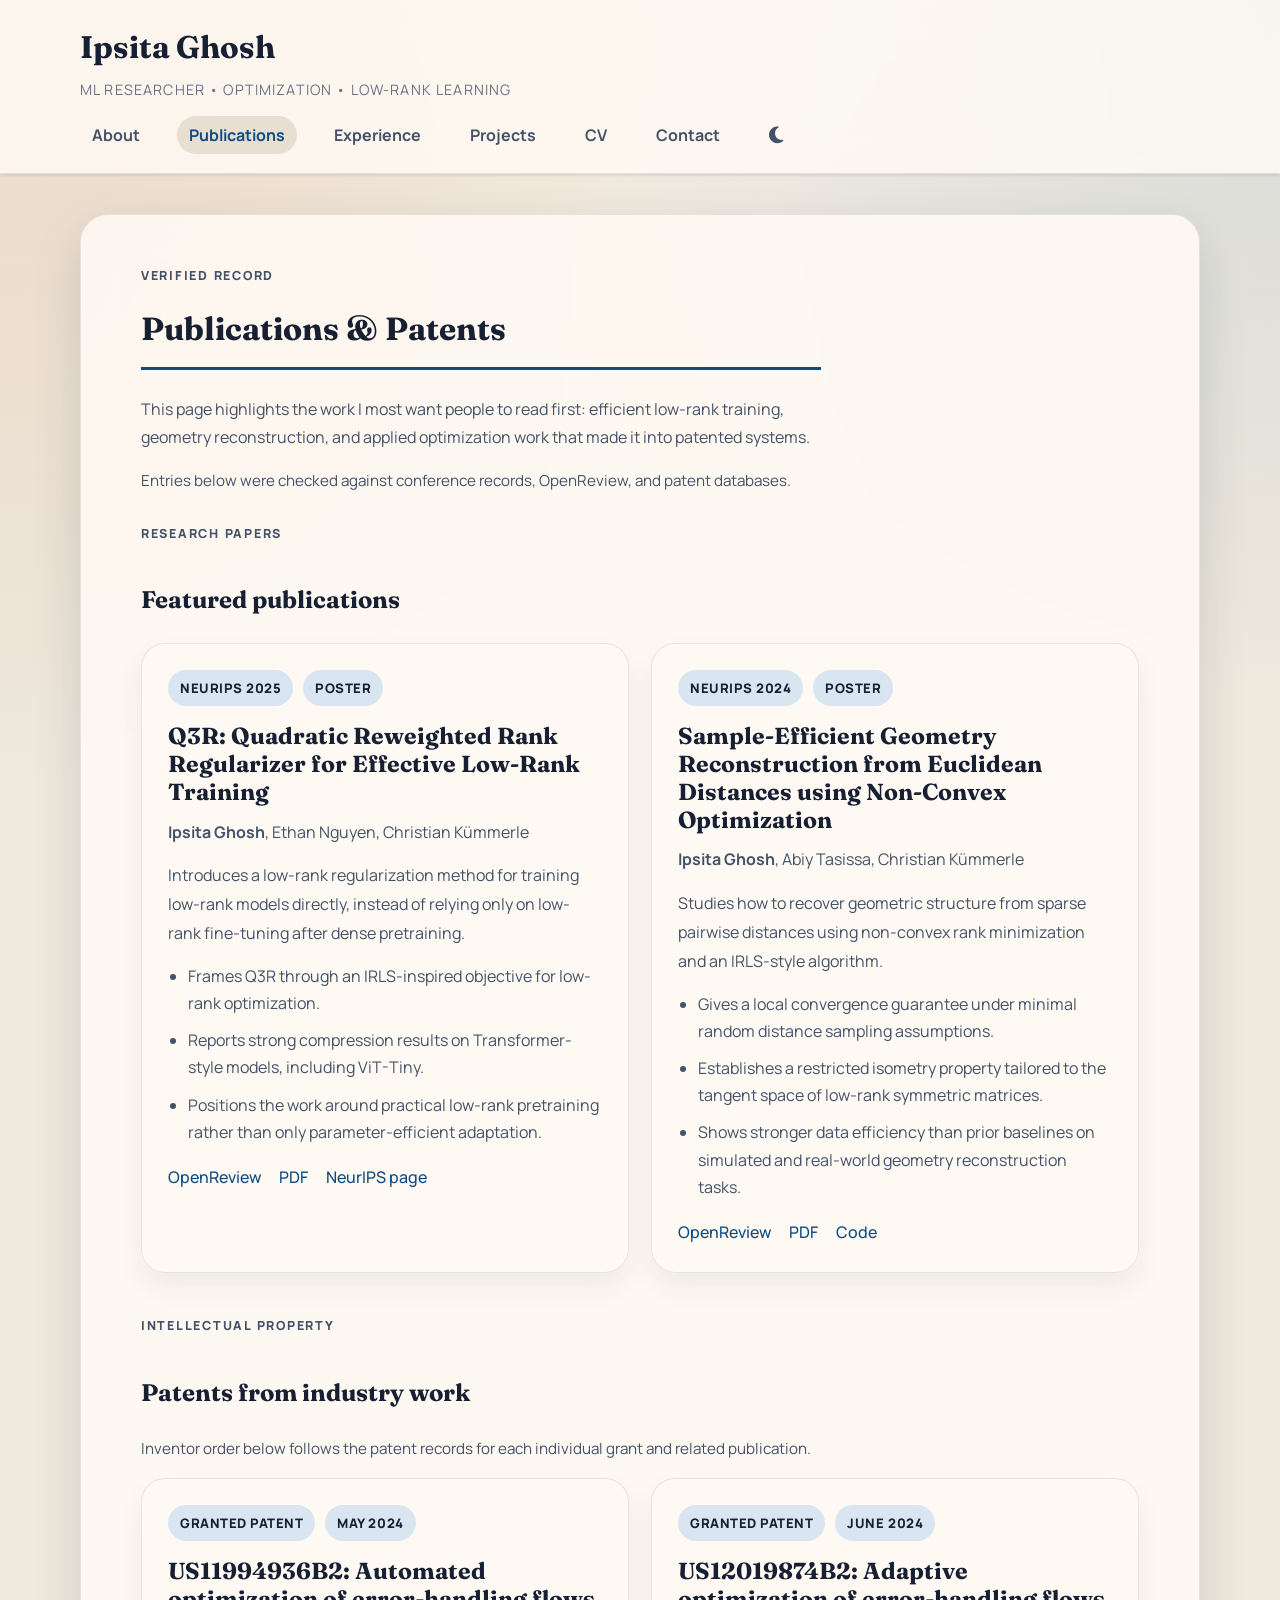
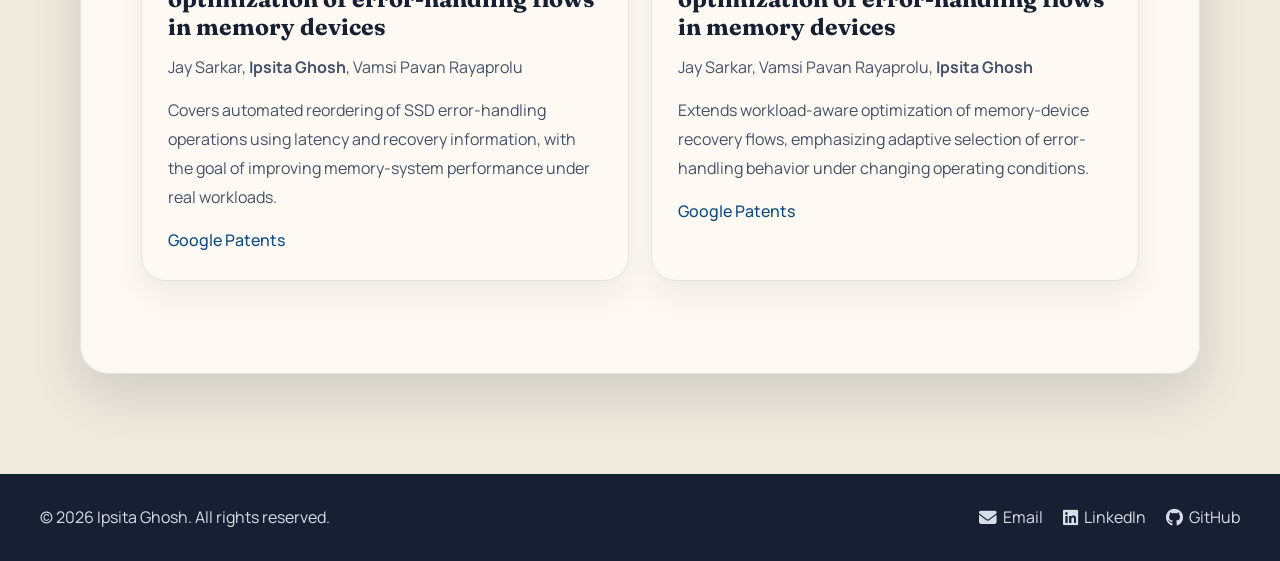
<file: publications.html>
<!DOCTYPE html>
<html lang="en">
<head>
    <meta charset="UTF-8">
    <meta name="viewport" content="width=device-width, initial-scale=1.0">
    <title>Publications &amp; Patents - Ipsita Ghosh</title>
    <link rel="stylesheet" href="styles.css">
    <link rel="stylesheet" href="https://cdnjs.cloudflare.com/ajax/libs/font-awesome/6.5.1/css/all.min.css">
</head>
<body>
    <header>
        <div class="header-content">
            <div class="site-title">
                <h1><a href="index.html">Ipsita Ghosh</a></h1>
                <p class="site-subtitle">ML Researcher • Optimization • Low-Rank Learning</p>
            </div>
            <nav>
                <ul>
                    <li><a href="index.html">About</a></li>
                    <li><a href="publications.html" class="active">Publications</a></li>
                    <li><a href="experience.html">Experience</a></li>
                    <li><a href="projects.html">Projects</a></li>
                    <li><a href="cv.html">CV</a></li>
                    <li><a href="contact.html">Contact</a></li>
                    <li><button id="theme-toggle" class="theme-toggle" aria-label="Toggle dark mode">
                        <i class="fas fa-moon"></i>
                    </button></li>
                </ul>
            </nav>
        </div>
    </header>

    <main>
        <div class="container">
            <section class="content-section publications-page">
                <div class="publication-hero">
                    <p class="section-kicker">Verified record</p>
                    <h2>Publications &amp; Patents</h2>
                    <p>This page highlights the work I most want people to read first: efficient low-rank training, geometry reconstruction, and applied optimization work that made it into patented systems.</p>
                    <p class="verification-note">Entries below were checked against conference records, OpenReview, and patent databases.</p>
                </div>

                <div class="publication-section">
                    <div class="section-intro">
                        <p class="section-kicker">Research papers</p>
                        <h3>Featured publications</h3>
                    </div>

                    <div class="publication-feature-grid">
                        <article class="publication-feature-card">
                            <div class="pub-badge-row">
                                <span class="pub-badge">NeurIPS 2025</span>
                                <span class="pub-badge">Poster</span>
                            </div>
                            <h4>Q3R: Quadratic Reweighted Rank Regularizer for Effective Low-Rank Training</h4>
                            <p class="pub-authors"><strong>Ipsita Ghosh</strong>, Ethan Nguyen, Christian Kümmerle</p>
                            <p class="pub-summary">Introduces a low-rank regularization method for training low-rank models directly, instead of relying only on low-rank fine-tuning after dense pretraining.</p>
                            <ul class="pub-summary-list">
                                <li>Frames Q3R through an IRLS-inspired objective for low-rank optimization.</li>
                                <li>Reports strong compression results on Transformer-style models, including ViT-Tiny.</li>
                                <li>Positions the work around practical low-rank pretraining rather than only parameter-efficient adaptation.</li>
                            </ul>
                            <div class="pub-links">
                                <a href="https://openreview.net/forum?id=ZtzWvNKOCr" target="_blank">OpenReview</a>
                                <a href="https://openreview.net/pdf?id=ZtzWvNKOCr" target="_blank">PDF</a>
                                <a href="https://neurips.cc/virtual/2025/loc/san-diego/poster/117315" target="_blank">NeurIPS page</a>
                            </div>
                        </article>

                        <article class="publication-feature-card">
                            <div class="pub-badge-row">
                                <span class="pub-badge">NeurIPS 2024</span>
                                <span class="pub-badge">Poster</span>
                            </div>
                            <h4>Sample-Efficient Geometry Reconstruction from Euclidean Distances using Non-Convex Optimization</h4>
                            <p class="pub-authors"><strong>Ipsita Ghosh</strong>, Abiy Tasissa, Christian Kümmerle</p>
                            <p class="pub-summary">Studies how to recover geometric structure from sparse pairwise distances using non-convex rank minimization and an IRLS-style algorithm.</p>
                            <ul class="pub-summary-list">
                                <li>Gives a local convergence guarantee under minimal random distance sampling assumptions.</li>
                                <li>Establishes a restricted isometry property tailored to the tangent space of low-rank symmetric matrices.</li>
                                <li>Shows stronger data efficiency than prior baselines on simulated and real-world geometry reconstruction tasks.</li>
                            </ul>
                            <div class="pub-links">
                                <a href="https://openreview.net/forum?id=Yu7H8ZOuI2" target="_blank">OpenReview</a>
                                <a href="https://arxiv.org/pdf/2410.16982" target="_blank">PDF</a>
                                <a href="https://github.com/ipsita-ghosh-1/EDG-IRLS" target="_blank">Code</a>
                            </div>
                        </article>
                    </div>
                </div>

                <div class="publication-section">
                    <div class="section-intro">
                        <p class="section-kicker">Intellectual property</p>
                        <h3>Patents from industry work</h3>
                    </div>
                    <p class="verification-note">Inventor order below follows the patent records for each individual grant and related publication.</p>

                    <div class="publication-feature-grid patent-grid">
                        <article class="publication-feature-card patent-card">
                            <div class="pub-badge-row">
                                <span class="pub-badge">Granted patent</span>
                                <span class="pub-badge">May 2024</span>
                            </div>
                            <h4>US11994936B2: Automated optimization of error-handling flows in memory devices</h4>
                            <p class="pub-authors">Jay Sarkar, <strong>Ipsita Ghosh</strong>, Vamsi Pavan Rayaprolu</p>
                            <p class="pub-summary">Covers automated reordering of SSD error-handling operations using latency and recovery information, with the goal of improving memory-system performance under real workloads.</p>
                            <div class="pub-links">
                                <a href="https://patents.google.com/patent/US11994936B2/en" target="_blank">Google Patents</a>
                            </div>
                        </article>

                        <article class="publication-feature-card patent-card">
                            <div class="pub-badge-row">
                                <span class="pub-badge">Granted patent</span>
                                <span class="pub-badge">June 2024</span>
                            </div>
                            <h4>US12019874B2: Adaptive optimization of error-handling flows in memory devices</h4>
                            <p class="pub-authors">Jay Sarkar, Vamsi Pavan Rayaprolu, <strong>Ipsita Ghosh</strong></p>
                            <p class="pub-summary">Extends workload-aware optimization of memory-device recovery flows, emphasizing adaptive selection of error-handling behavior under changing operating conditions.</p>
                            <div class="pub-links">
                                <a href="https://patents.google.com/patent/US12019874B2/en" target="_blank">Google Patents</a>
                            </div>
                        </article>
                    </div>
                </div>
            </section>
        </div>
    </main>

    <footer>
        <div class="footer-content">
            <p>&copy; 2026 Ipsita Ghosh. All rights reserved.</p>
            <div class="footer-links">
                <a href="mailto:ipsita.ghosh@ucf.edu"><i class="fas fa-envelope"></i> Email</a>
                <a href="https://www.linkedin.com/in/ipsita--ghosh/" target="_blank"><i class="fab fa-linkedin"></i> LinkedIn</a>
                <a href="https://github.com/ipsita-ghosh-1" target="_blank"><i class="fab fa-github"></i> GitHub</a>
            </div>
        </div>
    </footer>

    <script src="theme.js"></script>
</body>
</html>
</file>
<file: styles.css>
@import url('https://fonts.googleapis.com/css2?family=Fraunces:opsz,wght@9..144,600;9..144,700&family=Manrope:wght@400;500;600;700;800&display=swap');

/* Global Styles */
* {
    margin: 0;
    padding: 0;
    box-sizing: border-box;
}

:root {
    --bg-primary: #efe9de;
    --bg-secondary: rgba(255, 250, 244, 0.88);
    --bg-tertiary: #e7dfd1;
    --text-primary: #172033;
    --text-secondary: #435268;
    --text-tertiary: #6b7285;
    --accent-primary: #0f4c81;
    --accent-secondary: #bb5c1b;
    --accent-soft: #d9e6f2;
    --border-color: rgba(23, 32, 51, 0.1);
    --shadow: rgba(15, 32, 51, 0.14);
    --header-bg: rgba(255, 250, 244, 0.82);
    --footer-bg: #172033;
    --footer-text: #d8dee8;
}

[data-theme="dark"] {
    --bg-primary: #0e1726;
    --bg-secondary: rgba(17, 27, 43, 0.92);
    --bg-tertiary: #1a2537;
    --text-primary: #f3efe7;
    --text-secondary: #d2d8e4;
    --text-tertiary: #9aa8bf;
    --accent-primary: #82b9ef;
    --accent-secondary: #f2a363;
    --accent-soft: rgba(130, 185, 239, 0.14);
    --border-color: rgba(210, 216, 228, 0.12);
    --shadow: rgba(0, 0, 0, 0.32);
    --header-bg: rgba(14, 23, 38, 0.84);
    --footer-bg: #09111d;
    --footer-text: #d2d8e4;
}

body {
    font-family: 'Manrope', sans-serif;
    line-height: 1.7;
    color: var(--text-primary);
    background:
        radial-gradient(circle at top left, rgba(187, 92, 27, 0.14), transparent 32%),
        radial-gradient(circle at top right, rgba(15, 76, 129, 0.12), transparent 28%),
        linear-gradient(180deg, rgba(255, 250, 244, 0.35), transparent 24%),
        var(--bg-primary);
    transition: background-color 0.3s ease, color 0.3s ease;
}

a {
    color: var(--accent-primary);
    text-decoration: none;
    transition: color 0.3s ease;
}

a:hover {
    color: var(--accent-secondary);
}

/* Theme Toggle Button */
.theme-toggle {
    background: none;
    border: none;
    color: var(--text-secondary);
    cursor: pointer;
    font-size: 1.2em;
    padding: 8px 12px;
    border-radius: 8px;
    transition: all 0.3s ease;
    display: flex;
    align-items: center;
    justify-content: center;
}

.theme-toggle:hover {
    background-color: var(--bg-tertiary);
    color: var(--accent-primary);
}

/* Header Styles */
header {
    background-color: var(--header-bg);
    border-bottom: 1px solid var(--border-color);
    position: sticky;
    top: 0;
    z-index: 1000;
    box-shadow: 0 1px 3px var(--shadow);
    transition: background-color 0.3s ease;
    backdrop-filter: blur(18px);
}

.header-content {
    max-width: 1200px;
    margin: 0 auto;
    padding: 20px 40px;
}

.site-title h1 {
    font-family: 'Fraunces', serif;
    font-size: 1.95em;
    margin-bottom: 5px;
}

.site-title h1 a {
    color: var(--text-primary);
}

.site-title h1 a:hover {
    color: var(--accent-primary);
}

.site-subtitle {
    color: var(--text-tertiary);
    font-size: 0.9em;
    letter-spacing: 0.08em;
    text-transform: uppercase;
    margin-bottom: 15px;
}

/* Navigation */
nav ul {
    list-style: none;
    display: flex;
    flex-wrap: wrap;
    gap: 25px;
    align-items: center;
}

nav a {
    color: var(--text-secondary);
    font-weight: 700;
    padding: 8px 12px;
    border-radius: 999px;
    transition: all 0.3s ease;
}

nav a:hover,
nav a.active {
    color: var(--accent-primary);
    background-color: var(--bg-tertiary);
}

/* Main Container */
main {
    max-width: 1200px;
    margin: 0 auto;
    padding: 40px;
}

.container {
    background-color: var(--bg-secondary);
    padding: 50px 60px;
    border-radius: 28px;
    box-shadow: 0 20px 50px var(--shadow);
    border: 1px solid var(--border-color);
    transition: background-color 0.3s ease;
    backdrop-filter: blur(18px);
}

/* Profile Section */
.profile-section {
    margin-bottom: 40px;
}

.hero-section {
    margin-bottom: 48px;
}

.profile-header {
    display: flex;
    align-items: flex-start;
    gap: 40px;
    justify-content: space-between;
}

.profile-image-header {
    flex-shrink: 0;
    width: 180px;
}

.profile-image-small {
    width: 100%;
    height: auto;
    border-radius: 24px;
    box-shadow: 0 20px 35px rgba(0, 0, 0, 0.14);
    border: 1px solid var(--border-color);
}

.profile-info h2 {
    font-size: 2.5em;
    color: var(--text-primary);
    margin-bottom: 5px;
}

.hero-copy {
    max-width: 700px;
}

.hero-eyebrow,
.section-kicker {
    color: var(--accent-secondary);
    text-transform: uppercase;
    letter-spacing: 0.14em;
    font-size: 0.78rem;
    font-weight: 800;
    margin-bottom: 14px;
}

.hero-title {
    font-family: 'Fraunces', serif;
    font-size: clamp(2.6rem, 6vw, 4.4rem);
    line-height: 1.05;
    margin-bottom: 18px;
    max-width: 12ch;
}

.hero-summary {
    font-size: 1.04rem;
    max-width: 62ch;
}

.hero-cta {
    display: flex;
    flex-wrap: wrap;
    gap: 14px;
    margin: 26px 0 18px;
}

.primary-btn,
.secondary-btn,
.download-btn {
    display: inline-flex;
    align-items: center;
    justify-content: center;
    gap: 8px;
    padding: 12px 18px;
    border-radius: 999px;
    font-weight: 800;
    transition: transform 0.25s ease, box-shadow 0.25s ease, background-color 0.25s ease, color 0.25s ease;
}

.primary-btn,
.download-btn {
    background: linear-gradient(135deg, var(--accent-primary), #1d6aa8);
    color: #fff;
    box-shadow: 0 14px 25px rgba(15, 76, 129, 0.22);
}

.primary-btn:hover,
.download-btn:hover {
    color: #fff;
    transform: translateY(-2px);
    box-shadow: 0 18px 30px rgba(15, 76, 129, 0.28);
}

.secondary-btn {
    background-color: transparent;
    color: var(--text-primary);
    border: 1px solid var(--border-color);
}

.secondary-btn:hover {
    color: var(--text-primary);
    transform: translateY(-2px);
    box-shadow: 0 12px 22px rgba(23, 32, 51, 0.08);
    background-color: var(--accent-soft);
}

.availability-note {
    font-weight: 700;
    color: var(--text-primary);
    margin-bottom: 8px;
}

.hero-aside {
    display: flex;
    flex-direction: column;
    gap: 18px;
}

.hero-badges {
    display: flex;
    flex-wrap: wrap;
    gap: 10px;
}

.hero-badges span,
.current-chip {
    display: inline-flex;
    align-items: center;
    padding: 9px 14px;
    border-radius: 999px;
    background-color: var(--accent-soft);
    color: var(--text-primary);
    font-weight: 700;
}

.subtitle {
    color: var(--text-tertiary);
    font-size: 1.1em;
    margin-bottom: 10px;
}

.affiliation {
    color: var(--text-secondary);
    font-size: 0.95em;
    margin-bottom: 15px;
    line-height: 1.5;
}

.updates-timeline {
    position: relative;
    padding-left: 40px;
    margin-top: 30px;
}

.updates-timeline::before {
    content: '';
    position: absolute;
    left: 12px;
    top: 0;
    bottom: 0;
    width: 2px;
    background: linear-gradient(to bottom, var(--accent-primary), var(--border-color));
}

.timeline-item {
    position: relative;
    margin-bottom: 35px;
    padding-left: 20px;
}

.timeline-marker {
    position: absolute;
    left: -33px;
    top: 5px;
    width: 12px;
    height: 12px;
    background-color: var(--accent-primary);
    border: 3px solid var(--bg-secondary);
    border-radius: 50%;
    box-shadow: 0 0 0 2px var(--accent-primary);
}

.timeline-marker.highlight {
    background-color: #48bb78;
    box-shadow: 0 0 0 2px #48bb78, 0 0 10px rgba(72, 187, 120, 0.5);
    animation: pulse 2s infinite;
}

@keyframes pulse {
    0%, 100% { 
        transform: scale(1); 
    }
    50% { 
        transform: scale(1.2); 
    }
}

.timeline-content h4 {
    color: var(--text-primary);
    font-size: 1.1em;
    margin-bottom: 8px;
    font-weight: 600;
}

.timeline-content p {
    color: var(--text-secondary);
    line-height: 1.6;
    margin: 0;
}

.timeline-date {
    display: inline-block;
    color: var(--text-tertiary);
    font-size: 0.85em;
    font-weight: 500;
    margin-bottom: 5px;
}

.timeline-badge {
    display: inline-block;
    background: linear-gradient(135deg, #48bb78, #38a169);
    color: white;
    padding: 3px 10px;
    border-radius: 10px;
    font-size: 0.75em;
    font-weight: 600;
    margin-bottom: 5px;
}

.location {
    color: var(--text-tertiary);
    margin-top: 10px;
}

.social-links {
    display: flex;
    gap: 12px;
    margin: 15px 0;
    flex-wrap: wrap;
}

.social-links a {
    color: var(--accent-primary);
    font-weight: 500;
    padding: 8px 14px;
    border: 2px solid var(--border-color);
    border-radius: 8px;
    transition: all 0.3s ease;
    display: inline-flex;
    align-items: center;
    gap: 6px;
}

.social-links a i {
    font-size: 1.1em;
}

.social-links a:hover {
    background-color: var(--accent-primary);
    color: #fff;
    border-color: var(--accent-primary);
    transform: translateY(-2px);
    box-shadow: 0 4px 8px var(--shadow);
}

.impact-grid,
.focus-grid,
.proof-grid,
.contact-grid {
    display: grid;
    gap: 20px;
}

.impact-grid {
    grid-template-columns: repeat(4, minmax(0, 1fr));
    margin-bottom: 40px;
}

.impact-card,
.focus-card,
.proof-card,
.contact-info-box,
.research-areas-box {
    background-color: var(--bg-secondary);
    border: 1px solid var(--border-color);
    border-radius: 22px;
    padding: 24px;
    box-shadow: 0 14px 28px rgba(23, 32, 51, 0.06);
}

.impact-card {
    min-height: 150px;
}

.impact-number {
    font-family: 'Fraunces', serif;
    font-size: 2.6rem;
    line-height: 1;
    color: var(--accent-primary);
    margin-bottom: 12px;
}

.impact-label {
    color: var(--text-secondary);
    margin-bottom: 0;
}

/* Content Section */
.content-section {
    margin-bottom: 36px;
}

.content-section h2 {
    font-family: 'Fraunces', serif;
    font-size: 2em;
    color: var(--text-primary);
    margin-bottom: 25px;
    padding-bottom: 10px;
    border-bottom: 3px solid var(--accent-primary);
}

.content-section h3 {
    font-family: 'Fraunces', serif;
    font-size: 1.5em;
    color: var(--text-primary);
    margin-top: 35px;
    margin-bottom: 15px;
}

.content-section p {
    color: var(--text-secondary);
    margin-bottom: 15px;
    line-height: 1.8;
}

.section-intro {
    margin-bottom: 22px;
}

.section-intro h2 {
    margin-bottom: 0;
}

.focus-grid,
.proof-grid {
    grid-template-columns: repeat(3, minmax(0, 1fr));
}

.focus-card h3,
.proof-card h3 {
    margin-top: 0;
    margin-bottom: 12px;
}

.proof-meta {
    color: var(--accent-secondary);
    font-size: 0.82rem;
    font-weight: 800;
    letter-spacing: 0.1em;
    text-transform: uppercase;
    margin-bottom: 10px;
}

.proof-link {
    display: inline-flex;
    align-items: center;
    margin-top: 10px;
    font-weight: 800;
}

.current-work-list {
    display: flex;
    flex-wrap: wrap;
    gap: 12px;
    margin-bottom: 20px;
}

.contact-strip {
    display: flex;
    justify-content: space-between;
    gap: 24px;
    align-items: center;
    padding: 30px;
    border: 1px solid var(--border-color);
    border-radius: 26px;
    background: linear-gradient(135deg, rgba(15, 76, 129, 0.1), rgba(187, 92, 27, 0.08));
}

.contact-strip h2 {
    margin-bottom: 12px;
}

.contact-note {
    max-width: 56ch;
    margin-bottom: 0;
}

/* Publications Page */
.publications-page {
    max-width: 100%;
}

.publication-hero {
    max-width: 68ch;
    margin-bottom: 28px;
}

.verification-note {
    color: var(--text-tertiary);
    font-size: 0.95rem;
}

.publication-section {
    margin-bottom: 42px;
}

.publication-feature-grid {
    display: grid;
    grid-template-columns: repeat(2, minmax(0, 1fr));
    gap: 22px;
}

.publication-feature-card {
    background-color: var(--bg-secondary);
    border: 1px solid var(--border-color);
    border-radius: 24px;
    padding: 26px;
    box-shadow: 0 14px 28px rgba(23, 32, 51, 0.06);
}

.publication-feature-card h4 {
    font-family: 'Fraunces', serif;
    font-size: 1.45rem;
    line-height: 1.2;
    margin-bottom: 12px;
    color: var(--text-primary);
}

.pub-badge-row {
    display: flex;
    flex-wrap: wrap;
    gap: 10px;
    margin-bottom: 16px;
}

.pub-badge {
    display: inline-flex;
    align-items: center;
    padding: 7px 12px;
    border-radius: 999px;
    background-color: var(--accent-soft);
    color: var(--text-primary);
    font-size: 0.82rem;
    font-weight: 800;
    letter-spacing: 0.04em;
    text-transform: uppercase;
}

.pub-summary {
    margin-bottom: 14px;
}

.pub-summary-list {
    margin-left: 20px;
    margin-bottom: 18px;
    color: var(--text-secondary);
}

.pub-summary-list li {
    margin-bottom: 10px;
}

.patent-grid .publication-feature-card {
    min-height: 100%;
}

.publications-list h3 {
    font-size: 1.4em;
    color: var(--text-primary);
    margin-top: 30px;
    margin-bottom: 20px;
    padding-bottom: 8px;
    border-bottom: 2px solid var(--border-color);
}

.publication-item {
    margin-bottom: 30px;
    padding: 20px;
    background-color: var(--bg-tertiary);
    border-radius: 16px;
    border-left: 4px solid var(--accent-primary);
}

.pub-venue {
    font-weight: 700;
    color: var(--accent-primary);
    font-size: 1.05em;
    margin-bottom: 8px;
}

.pub-title {
    font-size: 1.1em;
    font-weight: 600;
    color: var(--text-primary);
    margin-bottom: 8px;
}

.pub-authors {
    color: var(--text-secondary);
    margin-bottom: 5px;
}

.pub-note {
    font-size: 0.9em;
    color: var(--text-tertiary);
    font-style: italic;
}

.pub-date {
    color: var(--text-tertiary);
    font-size: 0.95em;
    margin-top: 5px;
}

.pub-links {
    margin-top: 10px;
}

.pub-links a {
    color: var(--accent-primary);
    font-weight: 500;
    margin-right: 15px;
}

/* Experience Page */
.experience-list {
    margin-top: 30px;
    position: relative;
    padding-left: 30px;
}

.experience-list::before {
    content: '';
    position: absolute;
    left: 0;
    top: 0;
    bottom: 0;
    width: 2px;
    background: linear-gradient(to bottom, var(--accent-primary), var(--accent-secondary));
}

.experience-item {
    margin-bottom: 40px;
    padding: 25px 30px;
    background-color: var(--bg-secondary);
    border-radius: 18px;
    border: 1px solid var(--border-color);
    box-shadow: 0 8px 18px rgba(0,0,0,0.05);
    position: relative;
    transition: all 0.3s ease;
}

.experience-item::before {
    content: '';
    position: absolute;
    left: -37px;
    top: 30px;
    width: 14px;
    height: 14px;
    background-color: var(--accent-primary);
    border: 3px solid var(--bg-secondary);
    border-radius: 50%;
    box-shadow: 0 0 0 3px var(--border-color);
}

.experience-item:hover {
    box-shadow: 0 14px 24px rgba(44, 82, 130, 0.15);
    transform: translateX(5px);
}

.exp-header {
    display: flex;
    justify-content: space-between;
    align-items: start;
    margin-bottom: 12px;
}

.exp-header h3 {
    font-size: 1.35em;
    color: var(--text-primary);
    margin: 0 0 8px 0;
    font-weight: 600;
}

.exp-organization {
    color: var(--accent-primary);
    font-weight: 600;
    margin-bottom: 10px;
    font-size: 1.05em;
}

.exp-date {
    color: var(--text-tertiary);
    font-style: italic;
    white-space: nowrap;
    font-size: 0.95em;
    background-color: var(--bg-tertiary);
    padding: 4px 12px;
    border-radius: 12px;
    font-weight: 500;
}

.exp-details {
    color: var(--text-secondary);
    margin-top: 12px;
    line-height: 1.7;
}

.exp-details ul {
    margin-left: 20px;
    margin-top: 10px;
}

.exp-details li {
    margin-bottom: 10px;
}

/* Projects Page */
.projects-list {
    margin-top: 30px;
    position: relative;
    padding-left: 30px;
}

.projects-list::before {
    content: '';
    position: absolute;
    left: 0;
    top: 0;
    bottom: 0;
    width: 2px;
    background: linear-gradient(to bottom, var(--accent-primary), var(--accent-secondary));
}

.project-item {
    margin-bottom: 40px;
    padding: 25px 30px;
    background-color: var(--bg-secondary);
    border-radius: 18px;
    border: 1px solid var(--border-color);
    box-shadow: 0 8px 18px rgba(0,0,0,0.05);
    position: relative;
    transition: all 0.3s ease;
}

.project-item::before {
    content: '';
    position: absolute;
    left: -37px;
    top: 30px;
    width: 14px;
    height: 14px;
    background-color: var(--accent-primary);
    border: 3px solid var(--bg-secondary);
    border-radius: 50%;
    box-shadow: 0 0 0 3px var(--border-color);
}

.project-item:hover {
    box-shadow: 0 14px 24px rgba(44, 82, 130, 0.15);
    transform: translateX(5px);
}

.project-header {
    display: flex;
    justify-content: space-between;
    align-items: center;
    margin-bottom: 12px;
}

.project-header h3 {
    font-size: 1.35em;
    color: var(--text-primary);
    margin: 0;
    font-weight: 600;
}

.project-date {
    color: var(--text-tertiary);
    font-style: italic;
    font-size: 0.95em;
    background-color: var(--bg-tertiary);
    padding: 4px 12px;
    border-radius: 12px;
    font-weight: 500;
}

.project-location {
    color: var(--accent-primary);
    font-weight: 600;
    margin-bottom: 10px;
    font-size: 1.05em;
}

.project-description {
    color: var(--text-secondary);
    line-height: 1.8;
}

/* Achievements */
.achievements-list {
    margin-top: 30px;
    position: relative;
    padding-left: 30px;
}

.achievements-list::before {
    content: '';
    position: absolute;
    left: 0;
    top: 0;
    bottom: 0;
    width: 2px;
    background: linear-gradient(to bottom, var(--accent-primary), var(--accent-secondary));
}

.achievement-item {
    display: flex;
    gap: 25px;
    margin-bottom: 30px;
    padding: 20px 25px;
    background-color: var(--bg-secondary);
    border-radius: 18px;
    border: 1px solid var(--border-color);
    box-shadow: 0 8px 18px rgba(0,0,0,0.05);
    position: relative;
    transition: all 0.3s ease;
}

.achievement-item::before {
    content: '';
    position: absolute;
    left: -37px;
    top: 25px;
    width: 14px;
    height: 14px;
    background-color: var(--accent-primary);
    border: 3px solid var(--bg-secondary);
    border-radius: 50%;
    box-shadow: 0 0 0 3px var(--border-color);
}

.achievement-item:hover {
    box-shadow: 0 14px 24px rgba(44, 82, 130, 0.15);
    transform: translateX(5px);
}

.achievement-year {
    font-weight: 700;
    color: var(--accent-primary);
    font-size: 1.15em;
    min-width: 60px;
    background-color: var(--bg-tertiary);
    padding: 4px 12px;
    border-radius: 12px;
    height: fit-content;
}

.achievement-content h4 {
    color: var(--text-primary);
    margin-bottom: 5px;
    font-weight: 600;
}

.achievement-content p {
    color: var(--text-secondary);
    margin: 0;
}

/* CV Page */
.cv-page {
    max-width: 900px;
}

.cv-header {
    display: flex;
    justify-content: space-between;
    align-items: center;
    margin-bottom: 30px;
}

.cv-section {
    margin-bottom: 40px;
}

.cv-section h3 {
    font-size: 1.4em;
    color: var(--text-primary);
    margin-bottom: 20px;
    padding-bottom: 8px;
    border-bottom: 2px solid var(--border-color);
}

.cv-item {
    margin-bottom: 20px;
}

.cv-item-header {
    display: flex;
    justify-content: space-between;
    margin-bottom: 5px;
}

.cv-item-header strong {
    color: var(--text-primary);
}

.cv-item-header span {
    color: var(--text-tertiary);
    font-style: italic;
}

.cv-item p {
    color: var(--text-secondary);
    margin: 5px 0;
}

.cv-details {
    margin-top: 8px;
    color: var(--text-tertiary);
}

.cv-authors {
    color: var(--text-tertiary);
    font-size: 0.95em;
}

.skills-grid-cv {
    display: grid;
    gap: 15px;
}

.skills-grid-cv div {
    padding: 12px;
    background-color: var(--bg-tertiary);
    border-radius: 12px;
    color: var(--text-secondary);
}

/* Contact Page */
.contact-page {
    max-width: 100%;
}

.contact-info-box,
.research-areas-box {
    margin-bottom: 0;
}

.contact-info-box h3,
.research-areas-box h3 {
    color: var(--text-primary);
    margin-bottom: 15px;
    margin-top: 0;
}

.contact-hero {
    max-width: 62ch;
    margin-bottom: 24px;
}

.contact-grid {
    grid-template-columns: 1.2fr 1fr;
}

.contact-details {
    margin-top: 25px;
}

.contact-item {
    margin-bottom: 25px;
}

.contact-item h4 {
    color: var(--accent-primary);
    margin-bottom: 8px;
}

.contact-item p {
    color: var(--text-secondary);
}

.fit-list {
    margin-left: 22px;
    color: var(--text-secondary);
}

.fit-list li {
    margin-bottom: 10px;
}

.social-links-contact {
    display: flex;
    flex-wrap: wrap;
    gap: 12px;
    margin-top: 10px;
}

.social-links-contact a {
    color: var(--accent-primary);
    font-weight: 500;
    padding: 8px 15px;
    border: 2px solid var(--border-color);
    border-radius: 999px;
    transition: all 0.3s ease;
    display: inline-flex;
    align-items: center;
    gap: 6px;
}

.social-links-contact a i {
    font-size: 1.1em;
}

.social-links-contact a:hover {
    background-color: var(--accent-primary);
    color: #fff;
    border-color: var(--accent-primary);
    transform: translateY(-2px);
    box-shadow: 0 10px 18px rgba(44, 82, 130, 0.2);
}

.research-areas-box ul {
    margin-left: 25px;
    color: var(--text-secondary);
}

.research-areas-box li {
    margin-bottom: 10px;
}

/* Footer */
footer {
    background-color: var(--footer-bg);
    color: var(--footer-text);
    padding: 30px 40px;
    margin-top: 60px;
    transition: background-color 0.3s ease;
}

.footer-content {
    max-width: 1200px;
    margin: 0 auto;
    display: flex;
    justify-content: space-between;
    align-items: center;
}

.footer-links {
    display: flex;
    gap: 20px;
    flex-wrap: wrap;
}

.footer-links a {
    color: var(--footer-text);
    transition: color 0.3s ease;
    display: inline-flex;
    align-items: center;
    gap: 6px;
}

.footer-links a i {
    font-size: 1.1em;
}

.footer-links a:hover {
    color: var(--accent-secondary);
}

/* Responsive Design */
@media (max-width: 768px) {
    .header-content,
    main,
    .footer-content {
        padding: 20px;
    }

    .container {
        padding: 30px 25px;
        border-radius: 22px;
    }

    nav ul {
        gap: 15px;
    }

    .hero-title {
        max-width: none;
    }

    .profile-header {
        flex-direction: column;
        text-align: center;
    }

    .profile-info h2 {
        font-size: 2em;
    }

    .social-links {
        justify-content: center;
    }

    .hero-cta,
    .hero-badges,
    .current-work-list {
        justify-content: center;
    }

    .impact-grid,
    .focus-grid,
    .proof-grid,
    .contact-grid,
    .publication-feature-grid {
        grid-template-columns: 1fr;
    }

    .contact-strip {
        flex-direction: column;
        align-items: flex-start;
    }

    .exp-header,
    .project-header,
    .cv-item-header {
        flex-direction: column;
        gap: 10px;
    }

    .footer-content {
        flex-direction: column;
        gap: 15px;
        text-align: center;
    }

    .achievement-item {
        flex-direction: column;
        gap: 10px;
    }

    .profile-header {
        flex-direction: column;
        align-items: center;
        text-align: center;
    }

    .profile-image-header {
        width: 100%;
        max-width: 180px;
        margin-top: 20px;
    }

    .experience-list,
    .projects-list,
    .achievements-list {
        padding-left: 20px;
    }

    .experience-list::before,
    .projects-list::before,
    .achievements-list::before {
        left: 5px;
    }

    .experience-item::before,
    .project-item::before,
    .achievement-item::before {
        left: -27px;
    }

    .experience-item:hover,
    .project-item:hover,
    .achievement-item:hover {
        transform: none;
    }

    .updates-timeline {
        padding-left: 30px;
    }

    .updates-timeline::before {
        left: 8px;
    }

    .timeline-marker {
        left: -27px;
    }
}
</file>
